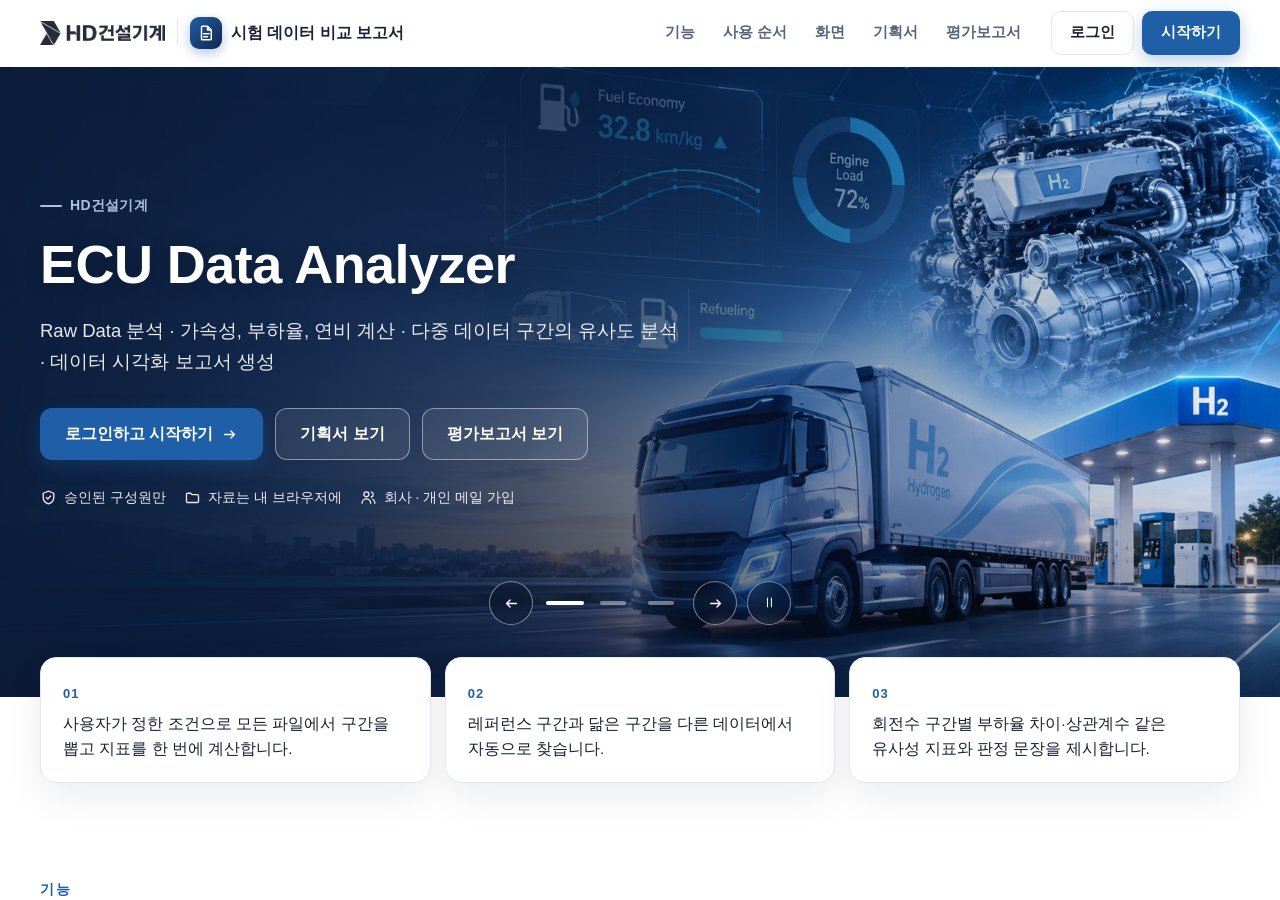
<file: index.html>
<!DOCTYPE html>
<html lang="ko">
<head>
<meta charset="UTF-8">
<meta name="viewport" content="width=device-width, initial-scale=1.0">
<title>시험 데이터 비교 보고서 — 구간 지표 · 유사 구간 · 유사성 판정</title>
<!-- seo-kit: 검색 · 공유 미리보기(주소를 옮기면 이 묶음의 주소를 내 주소로) -->
<meta name="robots" content="index,follow">
<meta property="og:type" content="website">
<meta property="og:site_name" content="HD건설기계">
<meta property="og:title" content="HD건설기계 · ECU Data Analyzer">
<meta property="og:description" content="Raw Data 분석 · 가속성, 부하율, 연비 계산 · 다중 데이터 구간의 유사도 분석 · 데이터 시각화 보고서 생성">
<meta property="og:image:type" content="image/png">
<meta property="og:image:width" content="1200">
<meta property="og:image:height" content="630">
<meta property="og:image:alt" content="ECU Data Analyzer">
<meta property="og:locale" content="ko_KR">
<meta name="twitter:card" content="summary_large_image">
<meta name="twitter:title" content="HD건설기계 · ECU Data Analyzer">
<meta name="twitter:description" content="Raw Data 분석 · 가속성, 부하율, 연비 계산 · 다중 데이터 구간의 유사도 분석 · 데이터 시각화 보고서 생성">
<!-- /seo-kit -->
<meta name="description" content="Raw Data 분석 · 가속성, 부하율, 연비 계산 · 다중 데이터 구간의 유사도 분석 · 데이터 시각화 보고서 생성">
<link rel="icon" href="favicon.svg" type="image/svg+xml">
<link rel="stylesheet" href="css/style.css">
<link rel="stylesheet" href="css/app.css">
<!-- auth-kit: 로그인 전에는 도구 화면을 감춘다(js/auth.js 가 판정 뒤 푼다) -->
<script>document.documentElement.classList.add('auth-lock')</script>
<link rel="stylesheet" href="css/auth.css?v=2026-11-13.13">
<link rel="stylesheet" href="css/board.css?v=2026-11-13.13">
<link rel="stylesheet" href="css/kit-build.css?v=2026-11-13.13">
<!-- /auth-kit -->
</head>
<body>

<nav class="topnav" aria-label="주요 메뉴">
  <div class="topnav-inner">
    <a class="topnav-brand" href="index.html">시험 데이터 비교 보고서 <small>build-2611-05 · 기획 Hyunwoo Park</small></a>
    <ul class="topnav-links">
      <li><a href="#s-data">데이터</a></li>
      <li><a href="#s-seg">구간 지표</a></li>
      <li><a href="#s-ref">유사 구간</a></li>
      <li><a href="#s-report">보고서</a></li>
      <li><a href="guide.html">사용법</a></li>
      <li><a href="plan.html">기획서</a></li>
    </ul>
  </div>
</nav>

<header class="hero"><div class="wrap">
  <div class="eyebrow">생성형 AI 업무자동화 전문가과정 · 2차수 · 프로젝트 05</div>
  <h1>시험 데이터 비교 보고서</h1>
  <p>차량 시험 raw data를 올리면 <b>지정한 조건의 구간</b>(예: 차속 0→30 km/h 가속)을 뽑아 가속 시간·평균 부하율·연비를 한 번에 계산합니다.
     레퍼런스 데이터를 하나 고르면 다른 데이터에서 <b>페달·부하율·회전수 패턴이 닮은 구간</b>을 찾아 정량 비교하고,
     <b>유사 여부를 직접 확인한 뒤</b> 그래프가 들어간 보고서를 만듭니다.</p>
</div></header>

<main><div class="wrap">

<section id="s-data" class="card">
  <h2 style="margin-top:0">1. 시험 데이터를 올리세요</h2>
  <p class="sub">CSV 또는 엑셀(.xlsx) 여러 개. 한 파일 = 한 번의 시험입니다. 열 이름이 달라도 아래 매핑 표에서 고를 수 있습니다.</p>
  <label class="drop" id="drop">
    <input type="file" id="file" accept=".csv,.txt,.xlsx,.xls" multiple>
    <b>파일을 끌어다 놓거나 눌러서 고르세요(여러 개 가능)</b>
    <span>파일은 서버로 올라가지 않습니다 · 브라우저 안에서만 계산합니다</span>
  </label>
  <div class="btnrow">
    <button class="btn primary" id="btn-sample">예제로 해보기</button>
    <button class="btn" id="btn-template">빈 양식(CSV) 내려받기</button>
    <button class="btn" id="btn-sample-dl">예제 파일 내려받기</button>
    <label class="inline">연료유량 단위
      <select id="fuel-unit"><option value="kg/h">kg/h (수소)</option><option value="g/s">g/s → kg/h</option><option value="L/h">L/h</option></select></label>
  </div>
  <div id="files"></div>
</section>

<section id="s-seg" class="card" hidden>
  <h2 style="margin-top:0">2. 구간 조건과 지표</h2>
  <p class="sub">조건을 바꾸면 모든 파일에서 구간을 다시 뽑습니다. 구간 시작·끝은 샘플 사이를 직선 보간한 시각입니다.</p>
  <div class="form">
    <label>조건 종류
      <select id="c-type"><option value="speed">차속 구간(가속·감속)</option><option value="cond">채널 조건 지속</option></select></label>
    <label class="f-speed">시작 차속(km/h) <input type="number" id="c-from" value="0" step="1"></label>
    <label class="f-speed">끝 차속(km/h) <input type="number" id="c-to" value="30" step="1"></label>
    <label class="f-speed">출발 판정(km/h) <input type="number" id="c-eps" value="0.5" step="0.1" min="0"></label>
    <label class="f-cond">채널 <select id="c-ch"><option value="pedal">페달</option><option value="load">부하율</option><option value="rpm">엔진회전수</option><option value="speed">차속</option></select></label>
    <label class="f-cond">비교 <select id="c-op"><option>&gt;=</option><option>&lt;=</option><option>&gt;</option><option>&lt;</option></select></label>
    <label class="f-cond">값 <input type="number" id="c-val" value="60"></label>
    <label class="f-cond">최소 지속(초) <input type="number" id="c-min" value="1" step="0.5" min="0"></label>
  </div>
  <div id="seg-sum"></div>
  <div class="tablewrap" id="seg-table"></div>
  <h3>파일별 차속과 뽑힌 구간</h3>
  <div class="ctrl"><label>파일 <select id="ov-file"></select></label></div>
  <div id="overview" class="chart"></div>
</section>

<section id="s-ref" class="card" hidden>
  <h2 style="margin-top:0">3. 레퍼런스와 닮은 구간 찾기</h2>
  <p class="sub">레퍼런스 구간의 페달·부하율·회전수 모양을 다른 파일 전체에 0.1초씩 밀어 대며 가장 가까운 창을 찾습니다.
     채널마다 레퍼런스 구간의 최소~최대로 정규화한 뒤 거리를 잽니다.</p>
  <div class="form">
    <label>레퍼런스 파일 <select id="r-file"></select></label>
    <label>레퍼런스 구간 <select id="r-seg"></select></label>
    <label>시작(s) <input type="number" id="r-t0" step="0.1"></label>
    <label>끝(s) <input type="number" id="r-t1" step="0.1"></label>
    <fieldset class="wide chans"><legend>비교 채널</legend>
      <label class="chk"><input type="checkbox" value="pedal" checked> 페달</label>
      <label class="chk"><input type="checkbox" value="load" checked> 부하율</label>
      <label class="chk"><input type="checkbox" value="rpm" checked> 엔진회전수</label>
      <label class="chk"><input type="checkbox" value="speed"> 차속</label>
    </fieldset>
    <label>부하율 허용 차이(±%p) <input type="number" id="o-tol" value="5" step="0.5" min="0"></label>
    <label>상관계수 최소 <input type="number" id="o-r" value="0.9" step="0.01" min="0" max="1"></label>
    <label>회전수 구간 겹침 최소 <input type="number" id="o-cov" value="0.8" step="0.05" min="0" max="1"></label>
    <label>회전수 구간 폭(rpm) <input type="number" id="o-bin" value="200" step="50" min="50"></label>
    <button class="btn primary" id="btn-search">유사 구간 찾기</button>
  </div>
  <div id="cmp"></div>
</section>

<section id="s-report" class="card" hidden>
  <h2 style="margin-top:0">4. 보고서</h2>
  <p class="sub noprint">모든 비교에서 「유사함」 또는 「유사하지 않음」을 고른 뒤에만 보고서를 만듭니다. 자동 판정은 참고 값입니다.</p>
  <div id="gate" class="noprint"></div>
  <div class="btnrow noprint">
    <button class="btn primary" id="btn-report" disabled>보고서 만들기</button>
    <button class="btn green" id="btn-xlsx" disabled>엑셀로 내보내기</button>
    <button class="btn" id="btn-print" disabled>인쇄 · PDF 저장</button>
  </div>
  <details class="ai noprint">
    <summary>AI 소견 초안(선택 · 키가 없어도 보고서는 만들어집니다)</summary>
    <div class="form">
      <label>제공자 <select id="ai-prov"><option value="anthropic">Anthropic (claude-haiku-5-5)</option><option value="openai">OpenAI (gpt-4o-mini)</option></select></label>
      <label class="wide">API 키 <input type="password" id="ai-key" autocomplete="off" placeholder="키는 이 브라우저에만 저장됩니다"></label>
      <button class="btn" id="btn-ai" disabled>AI 소견 초안 받기</button>
    </div>
    <p class="sub">보내는 내용은 판정 문장과 요약 수치뿐입니다. 원본 시험 데이터는 보내지 않습니다. 키는 이 브라우저(localStorage)에만 저장됩니다.</p>
  </details>
  <div id="report"></div>
</section>

</div></main>

<footer><div class="wrap">
  생성형 AI 업무자동화 전문가과정 2차수 · 프로젝트 05 · 기획 Hyunwoo Park ·
  예제 데이터는 실제 사내 데이터가 아닙니다.
</div></footer>

<script src="lib/xlsx.full.min.js"></script>
<script src="js/engine.js"></script>
<script src="js/app.js"></script>
<!-- auth-kit: 로그인 · 사용 신청 · 승인 · 게시판(키트 정본 data10-00/kit/auth, 적용 build-2611-00/tools/kit) -->
<script src="vendor/supabase.js?v=2026-11-13.13"></script>
<script src="js/auth-config.js?v=2026-11-13.13"></script>
<script src="js/kit-build.js?v=2026-11-13.13"></script>
<script src="js/board.js?v=2026-11-13.13"></script>
<script src="js/auth.js?v=2026-11-13.13"></script>
<!-- /auth-kit -->
</body>
</html>
</file>
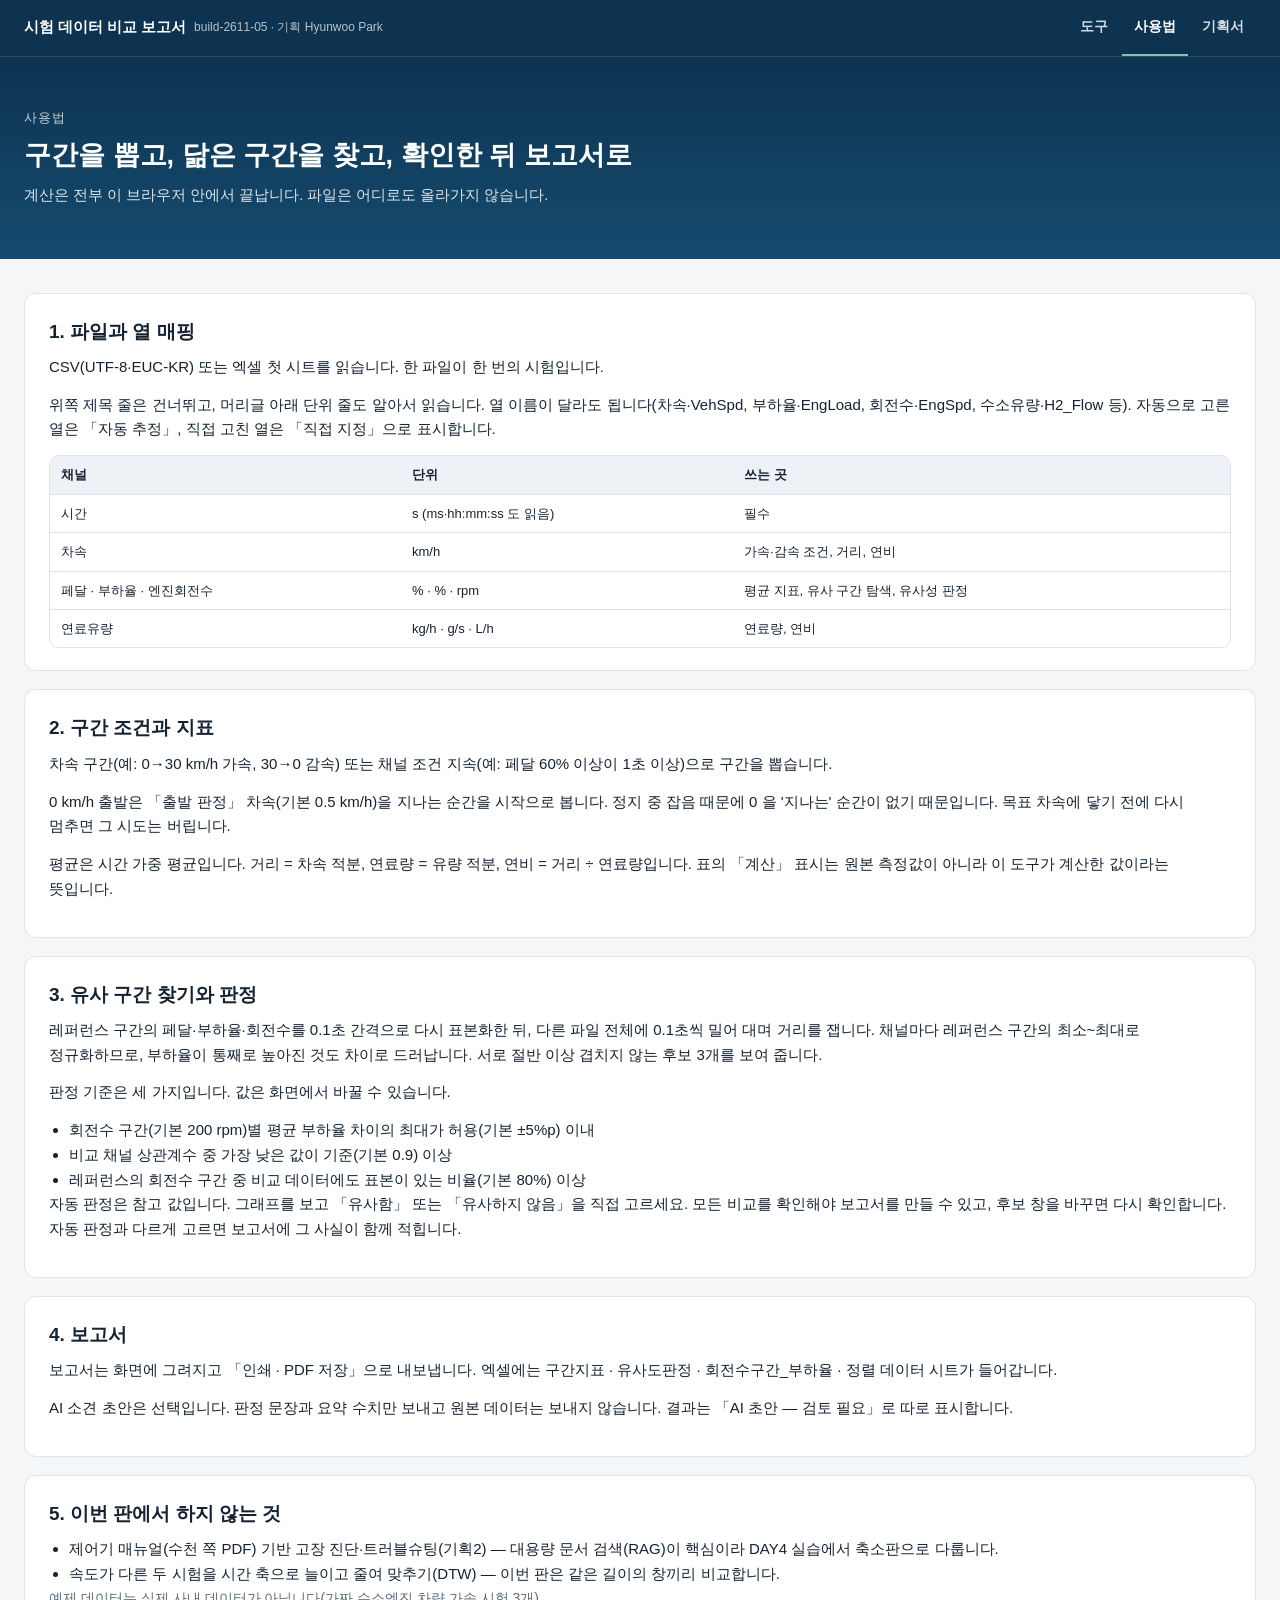
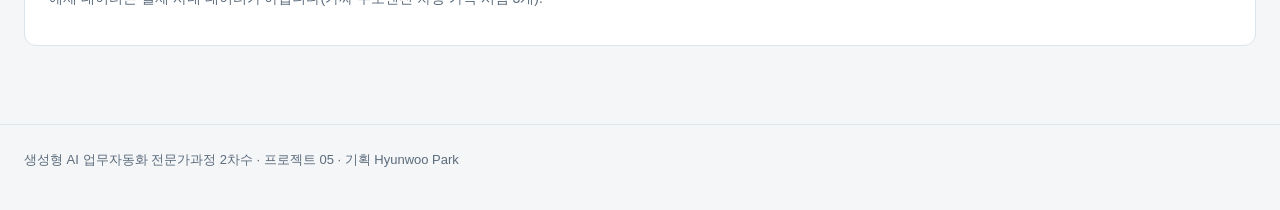
<file: guide.html>
<!DOCTYPE html>
<html lang="ko">
<head>
<meta charset="UTF-8">
<meta name="viewport" content="width=device-width, initial-scale=1.0">
<title>사용법 — 시험 데이터 비교 보고서</title>
<!-- seo-kit: 검색 · 공유 미리보기(주소를 옮기면 이 묶음의 주소를 내 주소로) -->
<meta name="robots" content="index,follow">
<meta property="og:type" content="website">
<meta property="og:site_name" content="HD건설기계">
<meta property="og:title" content="사용법 — 시험 데이터 비교 보고서">
<meta property="og:description" content="차량 시험 raw data(CSV·엑셀)를 올리면 조건 구간(예: 차속 0→30 km/h 가속)의 가속 시간·평균 부하율·연비를 한 번에 계산하고, 레퍼런스와 페달·부하율·회전수 패턴이 닮은 구간을 찾아 유사성 지표로 비교한 뒤, 사용자가 유사 여부를 확인하면 그래프가 들어간 보고서(인">
<meta property="og:image:type" content="image/png">
<meta property="og:image:width" content="1200">
<meta property="og:image:height" content="630">
<meta property="og:image:alt" content="ECU Data Analyzer">
<meta property="og:locale" content="ko_KR">
<meta name="twitter:card" content="summary_large_image">
<meta name="twitter:title" content="사용법 — 시험 데이터 비교 보고서">
<meta name="twitter:description" content="차량 시험 raw data(CSV·엑셀)를 올리면 조건 구간(예: 차속 0→30 km/h 가속)의 가속 시간·평균 부하율·연비를 한 번에 계산하고, 레퍼런스와 페달·부하율·회전수 패턴이 닮은 구간을 찾아 유사성 지표로 비교한 뒤, 사용자가 유사 여부를 확인하면 그래프가 들어간 보고서(인">
<!-- /seo-kit -->
<link rel="icon" href="favicon.svg" type="image/svg+xml">
<link rel="stylesheet" href="css/style.css">
<link rel="stylesheet" href="css/app.css">
</head>
<body>
<nav class="topnav" aria-label="주요 메뉴">
  <div class="topnav-inner">
    <a class="topnav-brand" href="index.html">시험 데이터 비교 보고서 <small>build-2611-05 · 기획 Hyunwoo Park</small></a>
    <ul class="topnav-links">
      <li><a href="index.html">도구</a></li>
      <li><a href="guide.html" class="active" aria-current="page">사용법</a></li>
      <li><a href="plan.html">기획서</a></li>
    </ul>
  </div>
</nav>
<header class="hero"><div class="wrap">
  <div class="eyebrow">사용법</div>
  <h1>구간을 뽑고, 닮은 구간을 찾고, 확인한 뒤 보고서로</h1>
  <p>계산은 전부 이 브라우저 안에서 끝납니다. 파일은 어디로도 올라가지 않습니다.</p>
</div></header>
<main><div class="wrap">
<div class="card">
  <h2 style="margin-top:0">1. 파일과 열 매핑</h2>
  <p>CSV(UTF-8·EUC-KR) 또는 엑셀 첫 시트를 읽습니다. 한 파일이 한 번의 시험입니다.</p>
  <p>위쪽 제목 줄은 건너뛰고, 머리글 아래 단위 줄도 알아서 읽습니다.
  열 이름이 달라도 됩니다(차속·VehSpd, 부하율·EngLoad, 회전수·EngSpd, 수소유량·H2_Flow 등).
  자동으로 고른 열은 「자동 추정」, 직접 고친 열은 「직접 지정」으로 표시합니다.</p>
  <div class="tablewrap"><table>
    <thead><tr><th>채널</th><th>단위</th><th>쓰는 곳</th></tr></thead>
    <tbody>
      <tr><td>시간</td><td>s (ms·hh:mm:ss 도 읽음)</td><td>필수</td></tr>
      <tr><td>차속</td><td>km/h</td><td>가속·감속 조건, 거리, 연비</td></tr>
      <tr><td>페달 · 부하율 · 엔진회전수</td><td>% · % · rpm</td><td>평균 지표, 유사 구간 탐색, 유사성 판정</td></tr>
      <tr><td>연료유량</td><td>kg/h · g/s · L/h</td><td>연료량, 연비</td></tr>
    </tbody>
  </table></div>
</div>
<div class="card">
  <h2 style="margin-top:0">2. 구간 조건과 지표</h2>
  <p>차속 구간(예: 0→30 km/h 가속, 30→0 감속) 또는 채널 조건 지속(예: 페달 60% 이상이 1초 이상)으로 구간을 뽑습니다.</p>
  <p>0 km/h 출발은 「출발 판정」 차속(기본 0.5 km/h)을 지나는 순간을 시작으로 봅니다. 정지 중 잡음 때문에 0 을 '지나는' 순간이 없기 때문입니다.
  목표 차속에 닿기 전에 다시 멈추면 그 시도는 버립니다.</p>
  <p>평균은 시간 가중 평균입니다. 거리 = 차속 적분, 연료량 = 유량 적분, 연비 = 거리 ÷ 연료량입니다.
  표의 「계산」 표시는 원본 측정값이 아니라 이 도구가 계산한 값이라는 뜻입니다.</p>
</div>
<div class="card">
  <h2 style="margin-top:0">3. 유사 구간 찾기와 판정</h2>
  <p>레퍼런스 구간의 페달·부하율·회전수를 0.1초 간격으로 다시 표본화한 뒤, 다른 파일 전체에 0.1초씩 밀어 대며 거리를 잽니다.
  채널마다 레퍼런스 구간의 최소~최대로 정규화하므로, 부하율이 통째로 높아진 것도 차이로 드러납니다.
  서로 절반 이상 겹치지 않는 후보 3개를 보여 줍니다.</p>
  <p>판정 기준은 세 가지입니다. 값은 화면에서 바꿀 수 있습니다.</p>
  <ul style="margin-left:20px">
    <li>회전수 구간(기본 200 rpm)별 평균 부하율 차이의 최대가 허용(기본 ±5%p) 이내</li>
    <li>비교 채널 상관계수 중 가장 낮은 값이 기준(기본 0.9) 이상</li>
    <li>레퍼런스의 회전수 구간 중 비교 데이터에도 표본이 있는 비율(기본 80%) 이상</li>
  </ul>
  <p>자동 판정은 참고 값입니다. 그래프를 보고 「유사함」 또는 「유사하지 않음」을 직접 고르세요.
  모든 비교를 확인해야 보고서를 만들 수 있고, 후보 창을 바꾸면 다시 확인합니다.
  자동 판정과 다르게 고르면 보고서에 그 사실이 함께 적힙니다.</p>
</div>
<div class="card">
  <h2 style="margin-top:0">4. 보고서</h2>
  <p>보고서는 화면에 그려지고 「인쇄 · PDF 저장」으로 내보냅니다. 엑셀에는 구간지표 · 유사도판정 · 회전수구간_부하율 · 정렬 데이터 시트가 들어갑니다.</p>
  <p>AI 소견 초안은 선택입니다. 판정 문장과 요약 수치만 보내고 원본 데이터는 보내지 않습니다. 결과는 「AI 초안 — 검토 필요」로 따로 표시합니다.</p>
</div>
<div class="card">
  <h2 style="margin-top:0">5. 이번 판에서 하지 않는 것</h2>
  <ul style="margin-left:20px">
    <li>제어기 매뉴얼(수천 쪽 PDF) 기반 고장 진단·트러블슈팅(기획2) — 대용량 문서 검색(RAG)이 핵심이라 DAY4 실습에서 축소판으로 다룹니다.</li>
    <li>속도가 다른 두 시험을 시간 축으로 늘이고 줄여 맞추기(DTW) — 이번 판은 같은 길이의 창끼리 비교합니다.</li>
  </ul>
  <p class="sub">예제 데이터는 실제 사내 데이터가 아닙니다(가짜 수소엔진 차량 가속 시험 3개).</p>
</div>
</div></main>
<footer><div class="wrap">생성형 AI 업무자동화 전문가과정 2차수 · 프로젝트 05 · 기획 Hyunwoo Park</div></footer>
</body>
</html>
</file>
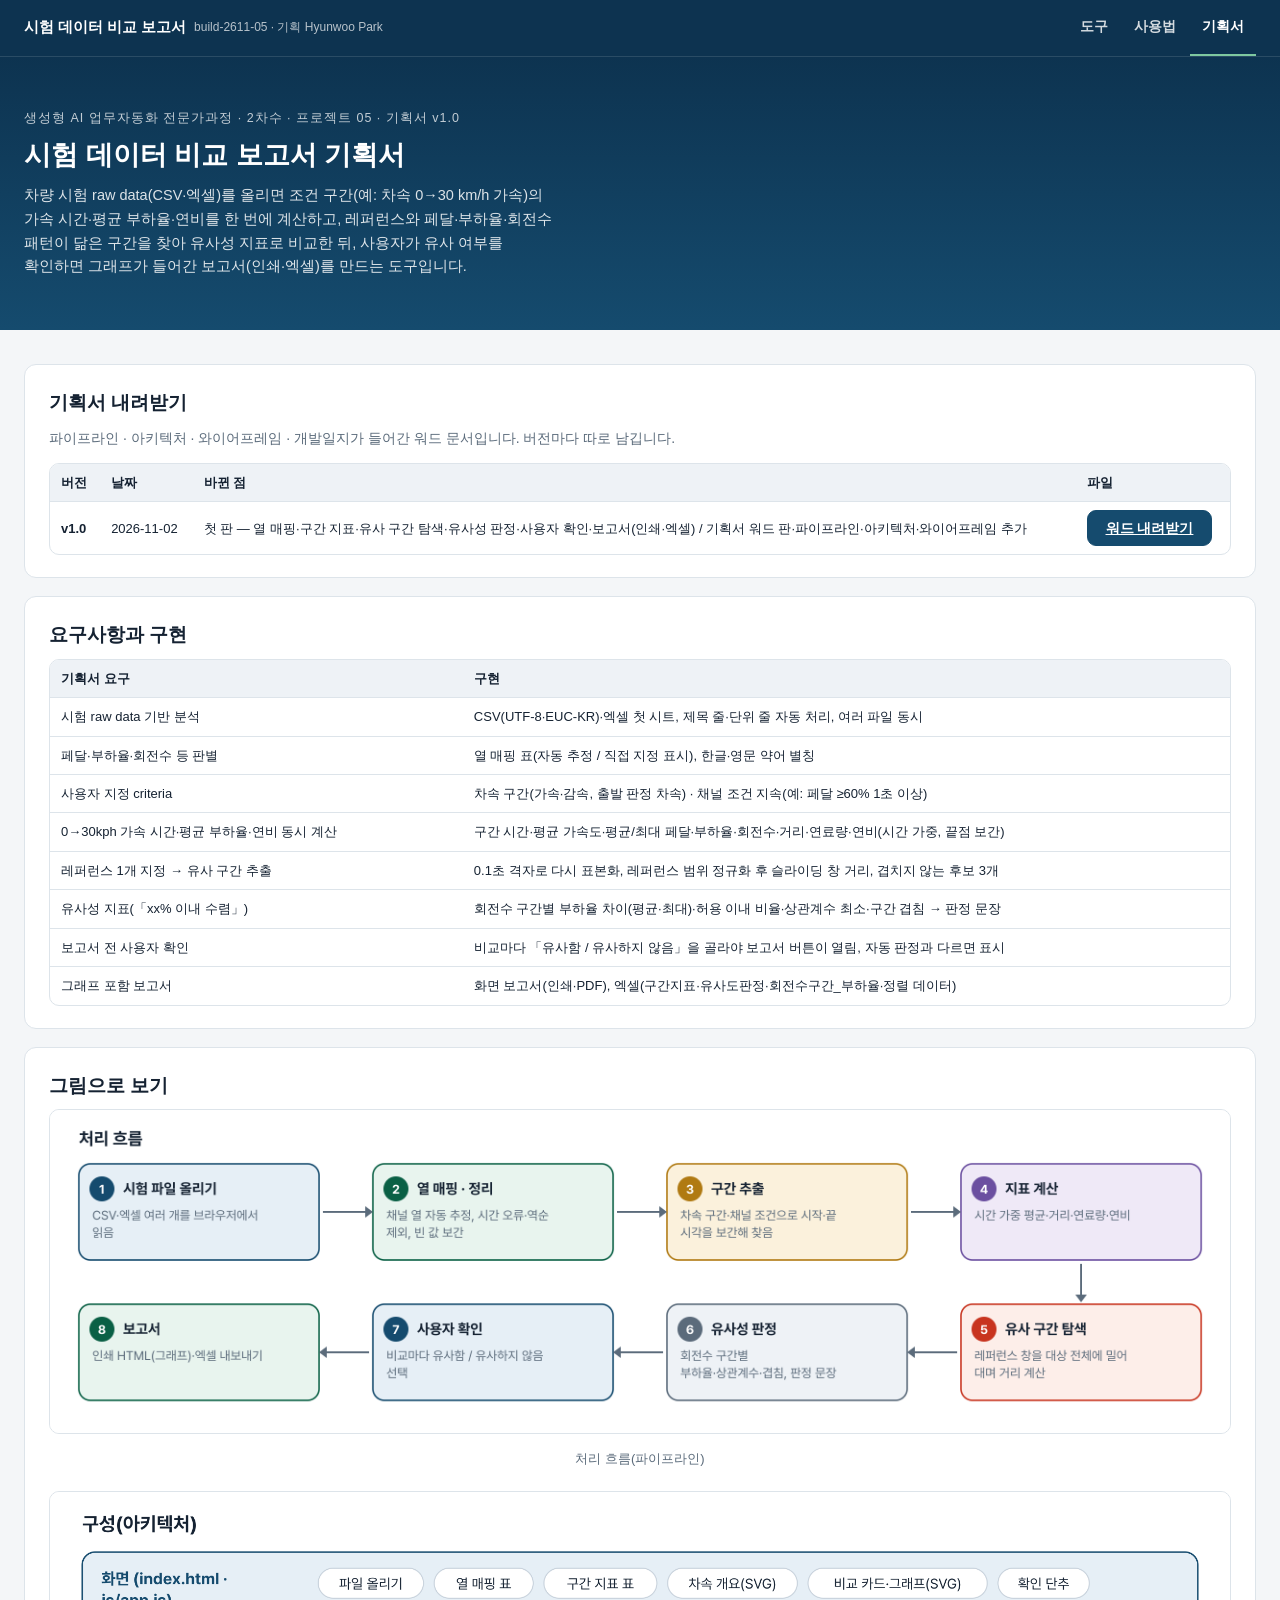
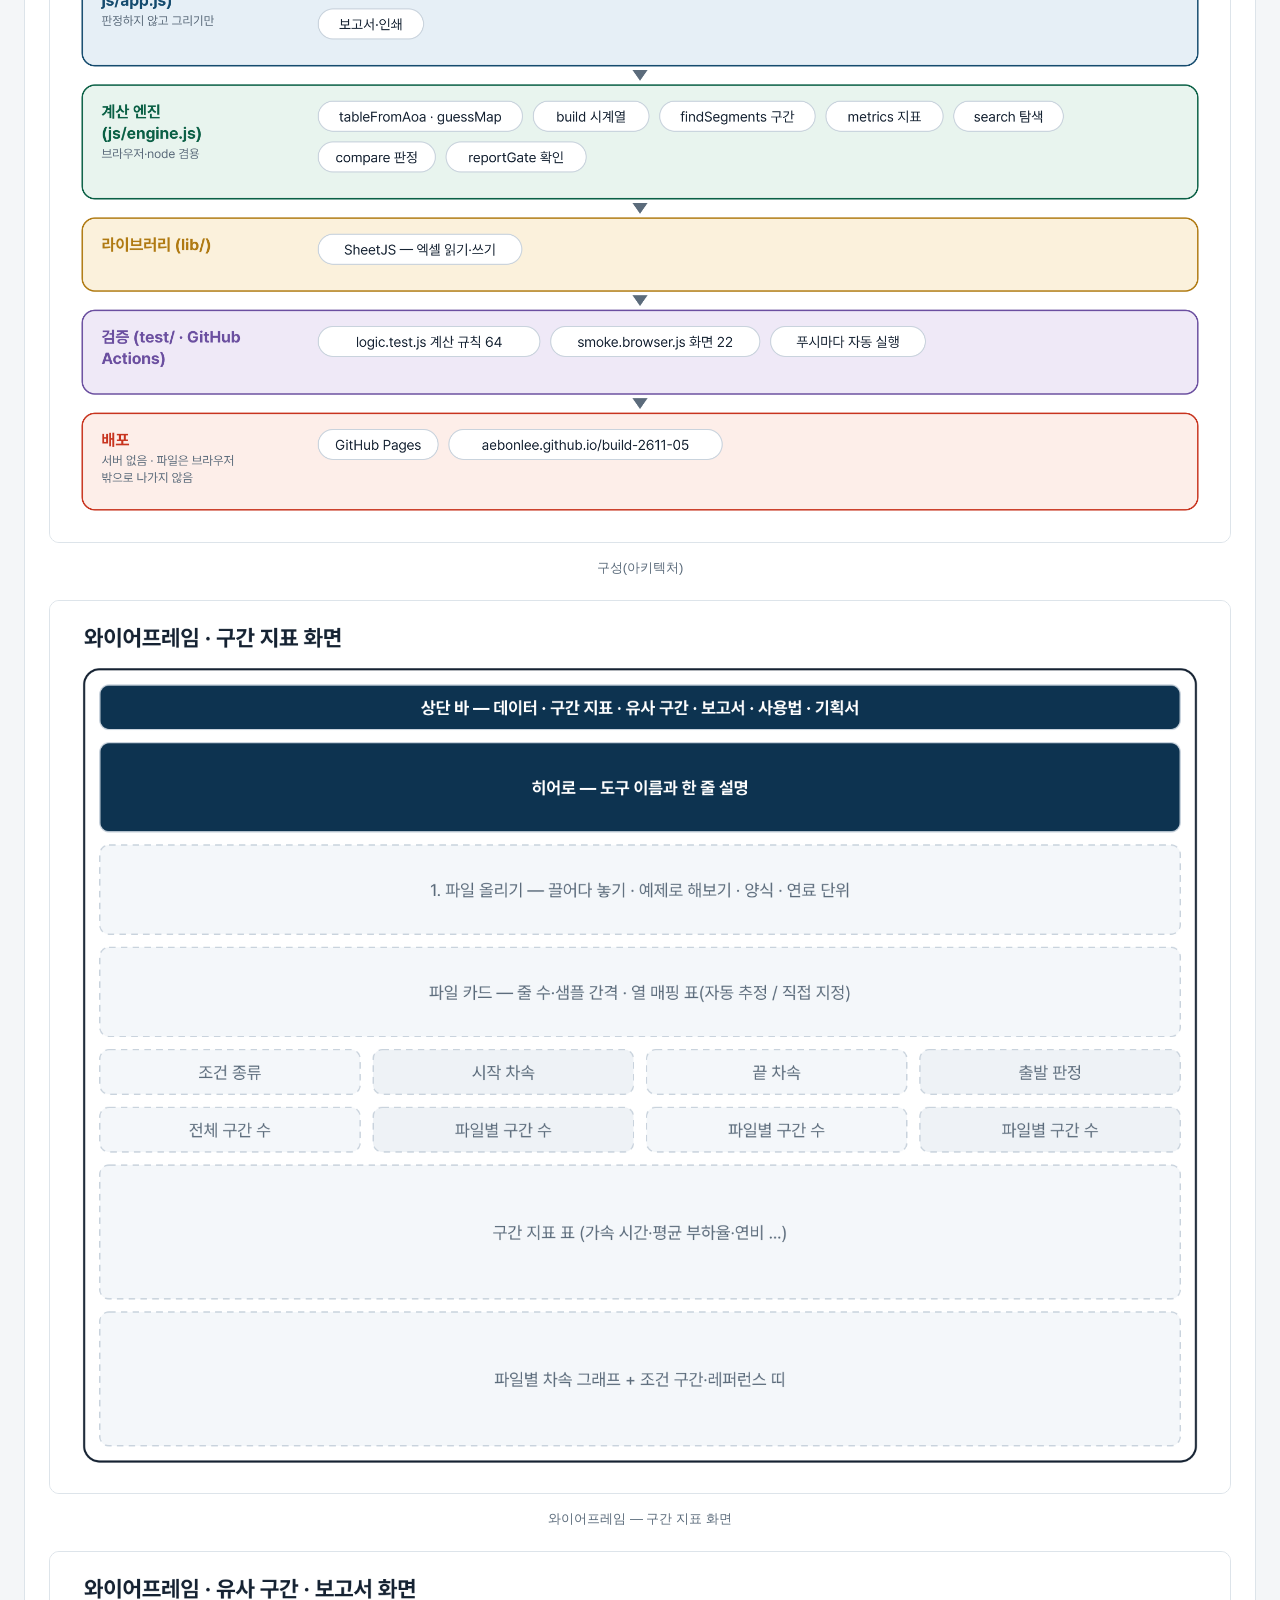
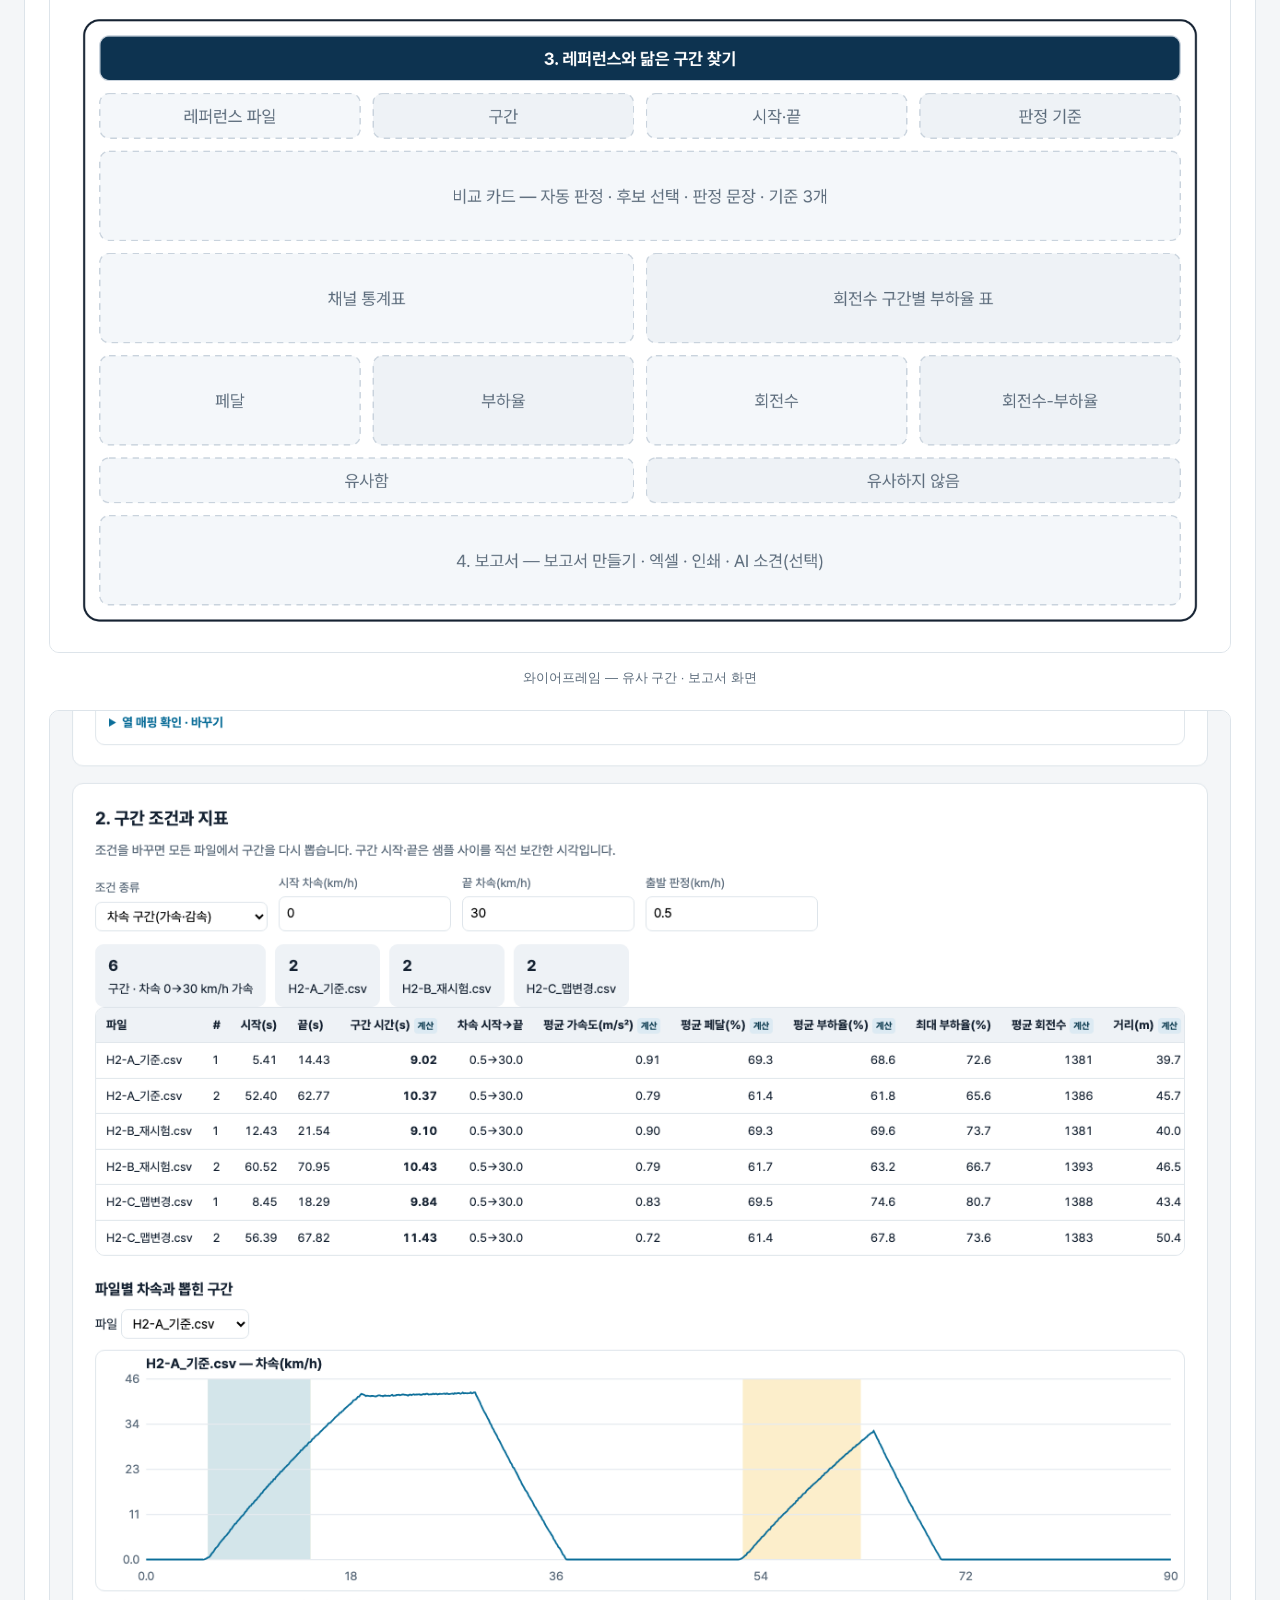
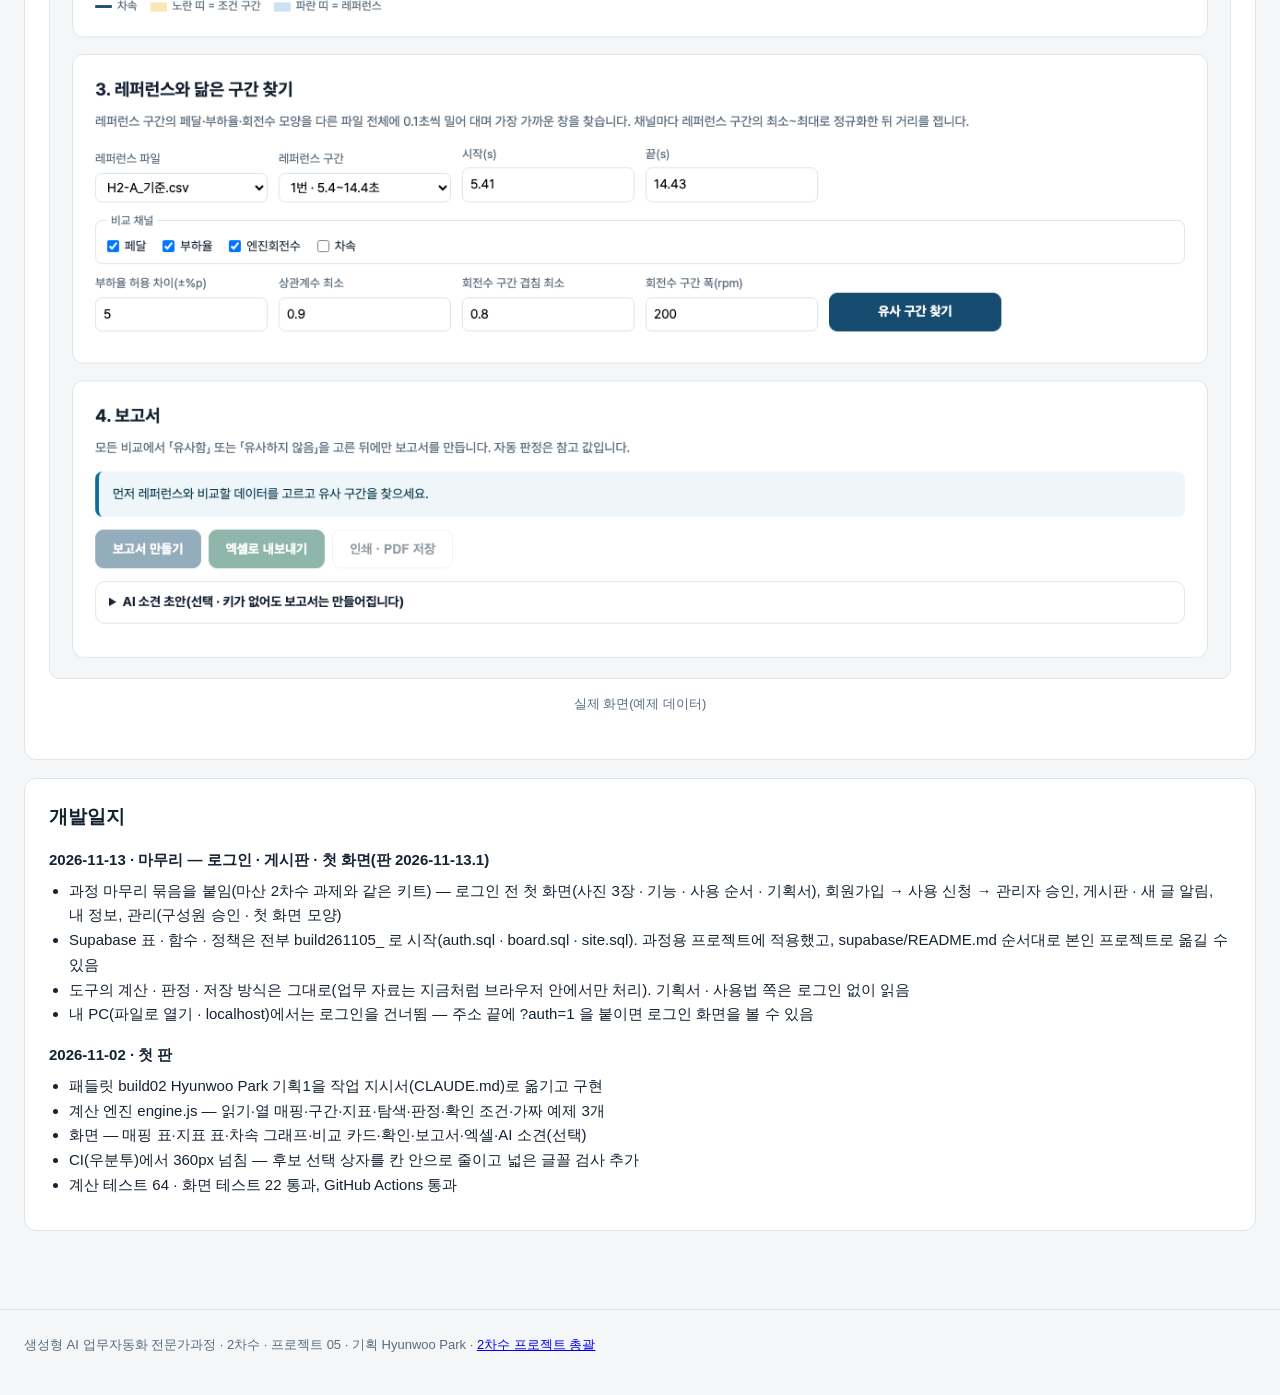
<file: plan.html>
<!DOCTYPE html>
<html lang="ko">
<head>
<meta charset="UTF-8">
<meta name="viewport" content="width=device-width, initial-scale=1.0">
<title>기획서 — 시험 데이터 비교 보고서</title>
<!-- seo-kit: 검색 · 공유 미리보기(주소를 옮기면 이 묶음의 주소를 내 주소로) -->
<meta name="robots" content="index,follow">
<meta property="og:type" content="website">
<meta property="og:site_name" content="HD건설기계">
<meta property="og:title" content="기획서 — 시험 데이터 비교 보고서">
<meta property="og:description" content="차량 시험 raw data(CSV·엑셀)를 올리면 조건 구간(예: 차속 0→30 km/h 가속)의 가속 시간·평균 부하율·연비를 한 번에 계산하고, 레퍼런스와 페달·부하율·회전수 패턴이 닮은 구간을 찾아 유사성 지표로 비교한 뒤, 사용자가 유사 여부를 확인하면 그래프가 들어간 보고서(인">
<meta property="og:image:type" content="image/png">
<meta property="og:image:width" content="1200">
<meta property="og:image:height" content="630">
<meta property="og:image:alt" content="ECU Data Analyzer">
<meta property="og:locale" content="ko_KR">
<meta name="twitter:card" content="summary_large_image">
<meta name="twitter:title" content="기획서 — 시험 데이터 비교 보고서">
<meta name="twitter:description" content="차량 시험 raw data(CSV·엑셀)를 올리면 조건 구간(예: 차속 0→30 km/h 가속)의 가속 시간·평균 부하율·연비를 한 번에 계산하고, 레퍼런스와 페달·부하율·회전수 패턴이 닮은 구간을 찾아 유사성 지표로 비교한 뒤, 사용자가 유사 여부를 확인하면 그래프가 들어간 보고서(인">
<!-- /seo-kit -->
<link rel="icon" href="favicon.svg" type="image/svg+xml">
<link rel="stylesheet" href="css/style.css">
<style>
.plan-figs figure{margin:0 0 22px;} .plan-figs img{width:100%;height:auto;border:1px solid var(--line);border-radius:10px;background:#fff;}
.plan-figs figcaption{font-size:13px;color:var(--sub);text-align:center;margin-top:6px;}
.plan td{white-space:normal;} .plan td .btn{min-height:36px;white-space:nowrap;}
h3{font-size:15px;margin:16px 0 6px;} main ul{margin:0 0 10px 20px;}
</style>
</head>
<body>
<nav class="topnav" aria-label="주요 메뉴">
  <div class="topnav-inner">
    <a class="topnav-brand" href="index.html">시험 데이터 비교 보고서 <small>build-2611-05 · 기획 Hyunwoo Park</small></a>
    <ul class="topnav-links">
      <li><a href="index.html">도구</a></li>
      <li><a href="guide.html">사용법</a></li>
      <li><a href="plan.html" class="active" aria-current="page">기획서</a></li>
    </ul>
  </div>
</nav>
<header class="hero"><div class="wrap">
  <div class="eyebrow">생성형 AI 업무자동화 전문가과정 · 2차수 · 프로젝트 05 · 기획서 v1.0</div>
  <h1>시험 데이터 비교 보고서 기획서</h1>
  <p>차량 시험 raw data(CSV·엑셀)를 올리면 조건 구간(예: 차속 0→30 km/h 가속)의 가속 시간·평균 부하율·연비를 한 번에 계산하고, 레퍼런스와 페달·부하율·회전수 패턴이 닮은 구간을 찾아 유사성 지표로 비교한 뒤, 사용자가 유사 여부를 확인하면 그래프가 들어간 보고서(인쇄·엑셀)를 만드는 도구입니다.</p>
</div></header>
<main><div class="wrap">
<div class="card">
  <h2 style="margin-top:0">기획서 내려받기</h2>
  <p class="sub">파이프라인 · 아키텍처 · 와이어프레임 · 개발일지가 들어간 워드 문서입니다. 버전마다 따로 남깁니다.</p>
  <div class="tablewrap plan"><table><thead><tr><th>버전</th><th>날짜</th><th>바뀐 점</th><th>파일</th></tr></thead><tbody><tr><td><b>v1.0</b></td><td>2026-11-02</td><td>첫 판 — 열 매핑·구간 지표·유사 구간 탐색·유사성 판정·사용자 확인·보고서(인쇄·엑셀) / 기획서 워드 판·파이프라인·아키텍처·와이어프레임 추가</td><td><a class="btn primary" href="docs/기획서/build-2611-05_HyunwooPark_시험데이터비교보고서_기획서_v1.0.docx" download>워드 내려받기</a></td></tr></tbody></table></div>
</div>
<div class="card plan">
  <h2 style="margin-top:0">요구사항과 구현</h2>
  <div class="tablewrap"><table><thead><tr><th>기획서 요구</th><th>구현</th></tr></thead><tbody><tr><td>시험 raw data 기반 분석</td><td>CSV(UTF-8·EUC-KR)·엑셀 첫 시트, 제목 줄·단위 줄 자동 처리, 여러 파일 동시</td></tr><tr><td>페달·부하율·회전수 등 판별</td><td>열 매핑 표(자동 추정 / 직접 지정 표시), 한글·영문 약어 별칭</td></tr><tr><td>사용자 지정 criteria</td><td>차속 구간(가속·감속, 출발 판정 차속) · 채널 조건 지속(예: 페달 ≥60% 1초 이상)</td></tr><tr><td>0→30kph 가속 시간·평균 부하율·연비 동시 계산</td><td>구간 시간·평균 가속도·평균/최대 페달·부하율·회전수·거리·연료량·연비(시간 가중, 끝점 보간)</td></tr><tr><td>레퍼런스 1개 지정 → 유사 구간 추출</td><td>0.1초 격자로 다시 표본화, 레퍼런스 범위 정규화 후 슬라이딩 창 거리, 겹치지 않는 후보 3개</td></tr><tr><td>유사성 지표(「xx% 이내 수렴」)</td><td>회전수 구간별 부하율 차이(평균·최대)·허용 이내 비율·상관계수 최소·구간 겹침 → 판정 문장</td></tr><tr><td>보고서 전 사용자 확인</td><td>비교마다 「유사함 / 유사하지 않음」을 골라야 보고서 버튼이 열림, 자동 판정과 다르면 표시</td></tr><tr><td>그래프 포함 보고서</td><td>화면 보고서(인쇄·PDF), 엑셀(구간지표·유사도판정·회전수구간_부하율·정렬 데이터)</td></tr></tbody></table></div>
</div>
<div class="card plan-figs"><h2 style="margin-top:0">그림으로 보기</h2><figure><img src="docs/img/pipeline.png" alt="처리 흐름(파이프라인)" loading="lazy"><figcaption>처리 흐름(파이프라인)</figcaption></figure><figure><img src="docs/img/architecture.png" alt="구성(아키텍처)" loading="lazy"><figcaption>구성(아키텍처)</figcaption></figure><figure><img src="docs/img/wireframe-1.png" alt="와이어프레임 — 구간 지표 화면" loading="lazy"><figcaption>와이어프레임 — 구간 지표 화면</figcaption></figure><figure><img src="docs/img/wireframe-2.png" alt="와이어프레임 — 유사 구간 · 보고서 화면" loading="lazy"><figcaption>와이어프레임 — 유사 구간 · 보고서 화면</figcaption></figure><figure><img src="docs/img/screen.png" alt="실제 화면(예제 데이터)" loading="lazy"><figcaption>실제 화면(예제 데이터)</figcaption></figure></div>
<div class="card"><h2 style="margin-top:0">개발일지</h2><h3>2026-11-13 · 마무리 — 로그인 · 게시판 · 첫 화면(판 2026-11-13.1)</h3><ul><li>과정 마무리 묶음을 붙임(마산 2차수 과제와 같은 키트) — 로그인 전 첫 화면(사진 3장 · 기능 · 사용 순서 · 기획서), 회원가입 → 사용 신청 → 관리자 승인, 게시판 · 새 글 알림, 내 정보, 관리(구성원 승인 · 첫 화면 모양)</li><li>Supabase 표 · 함수 · 정책은 전부 build261105_ 로 시작(auth.sql · board.sql · site.sql). 과정용 프로젝트에 적용했고, supabase/README.md 순서대로 본인 프로젝트로 옮길 수 있음</li><li>도구의 계산 · 판정 · 저장 방식은 그대로(업무 자료는 지금처럼 브라우저 안에서만 처리). 기획서 · 사용법 쪽은 로그인 없이 읽음</li><li>내 PC(파일로 열기 · localhost)에서는 로그인을 건너뜀 — 주소 끝에 ?auth=1 을 붙이면 로그인 화면을 볼 수 있음</li></ul><h3>2026-11-02 · 첫 판</h3><ul><li>패들릿 build02 Hyunwoo Park 기획1을 작업 지시서(CLAUDE.md)로 옮기고 구현</li><li>계산 엔진 engine.js — 읽기·열 매핑·구간·지표·탐색·판정·확인 조건·가짜 예제 3개</li><li>화면 — 매핑 표·지표 표·차속 그래프·비교 카드·확인·보고서·엑셀·AI 소견(선택)</li><li>CI(우분투)에서 360px 넘침 — 후보 선택 상자를 칸 안으로 줄이고 넓은 글꼴 검사 추가</li><li>계산 테스트 64 · 화면 테스트 22 통과, GitHub Actions 통과</li></ul></div>
</div></main>
<footer><div class="wrap">생성형 AI 업무자동화 전문가과정 · 2차수 · 프로젝트 05 · 기획 Hyunwoo Park · <a href="https://build-2611-00.jobability.co.kr/">2차수 프로젝트 총괄</a></div></footer>
</body>
</html>
</file>
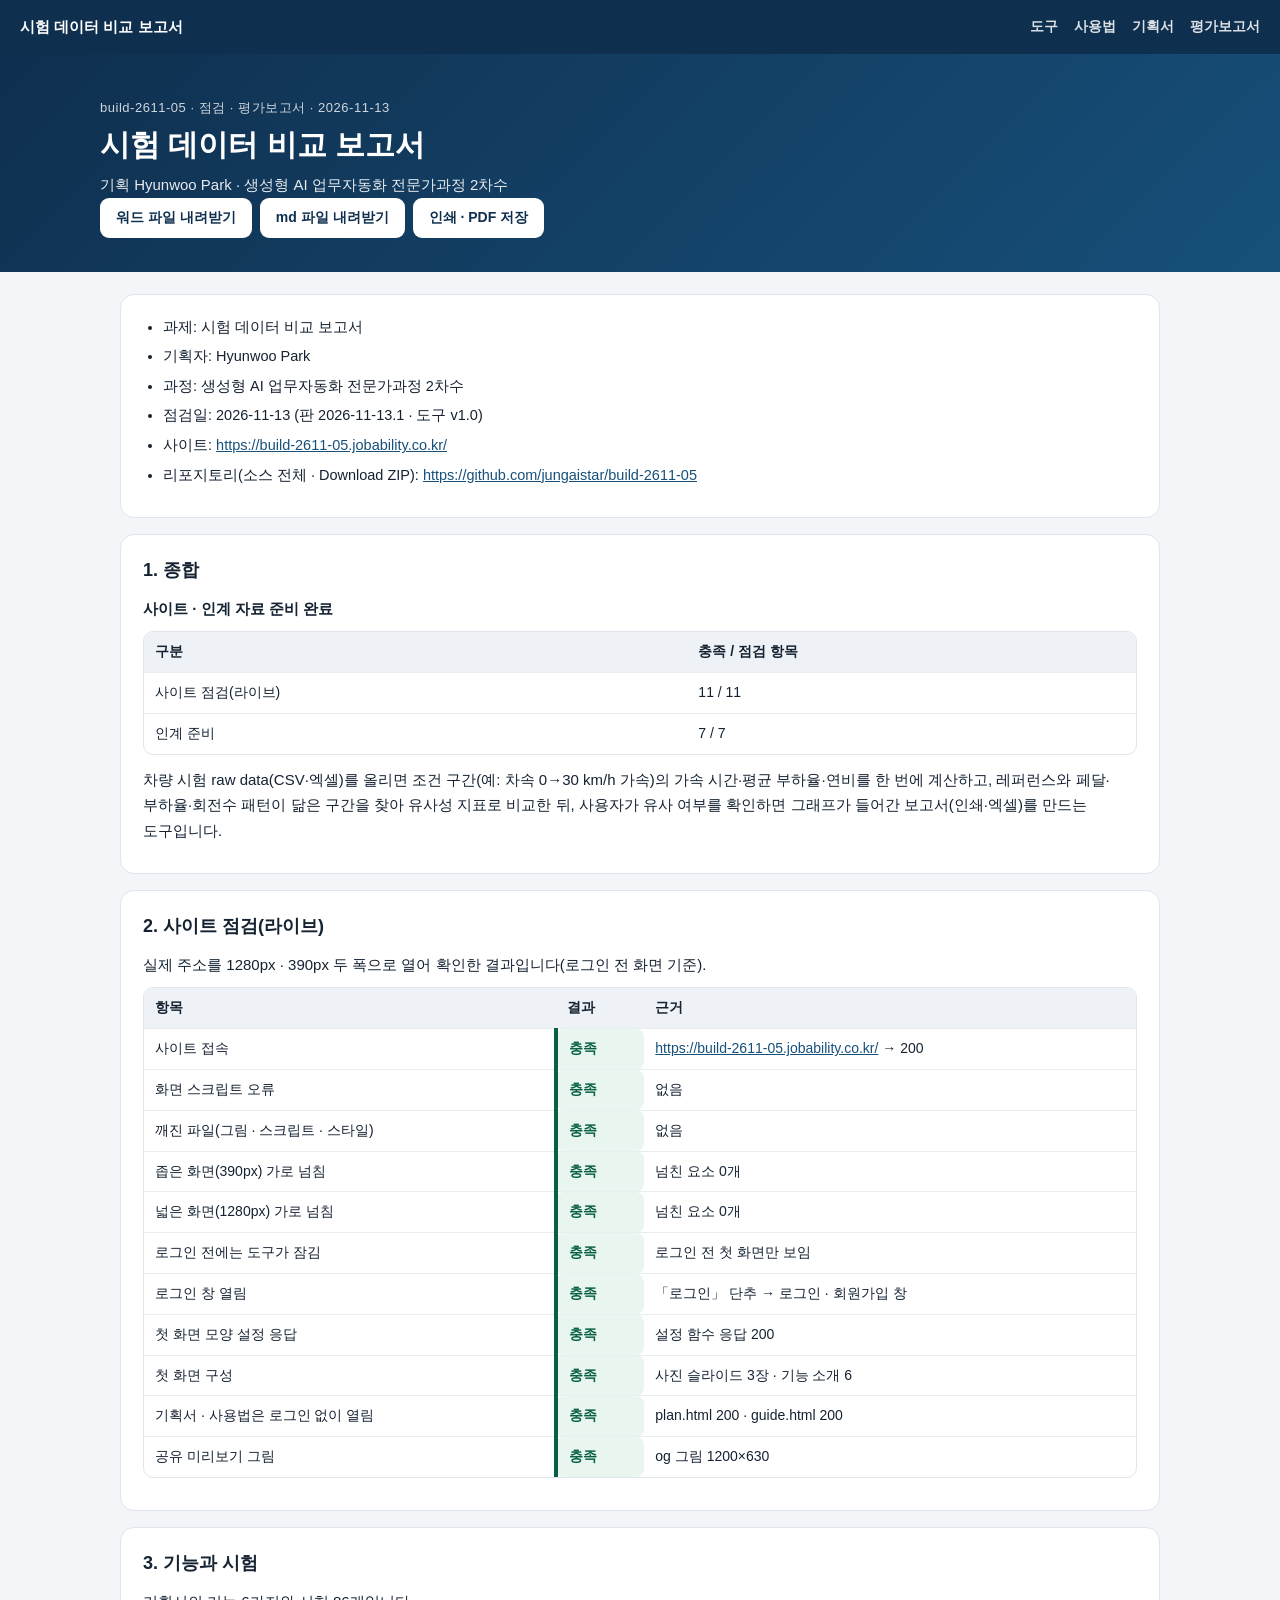
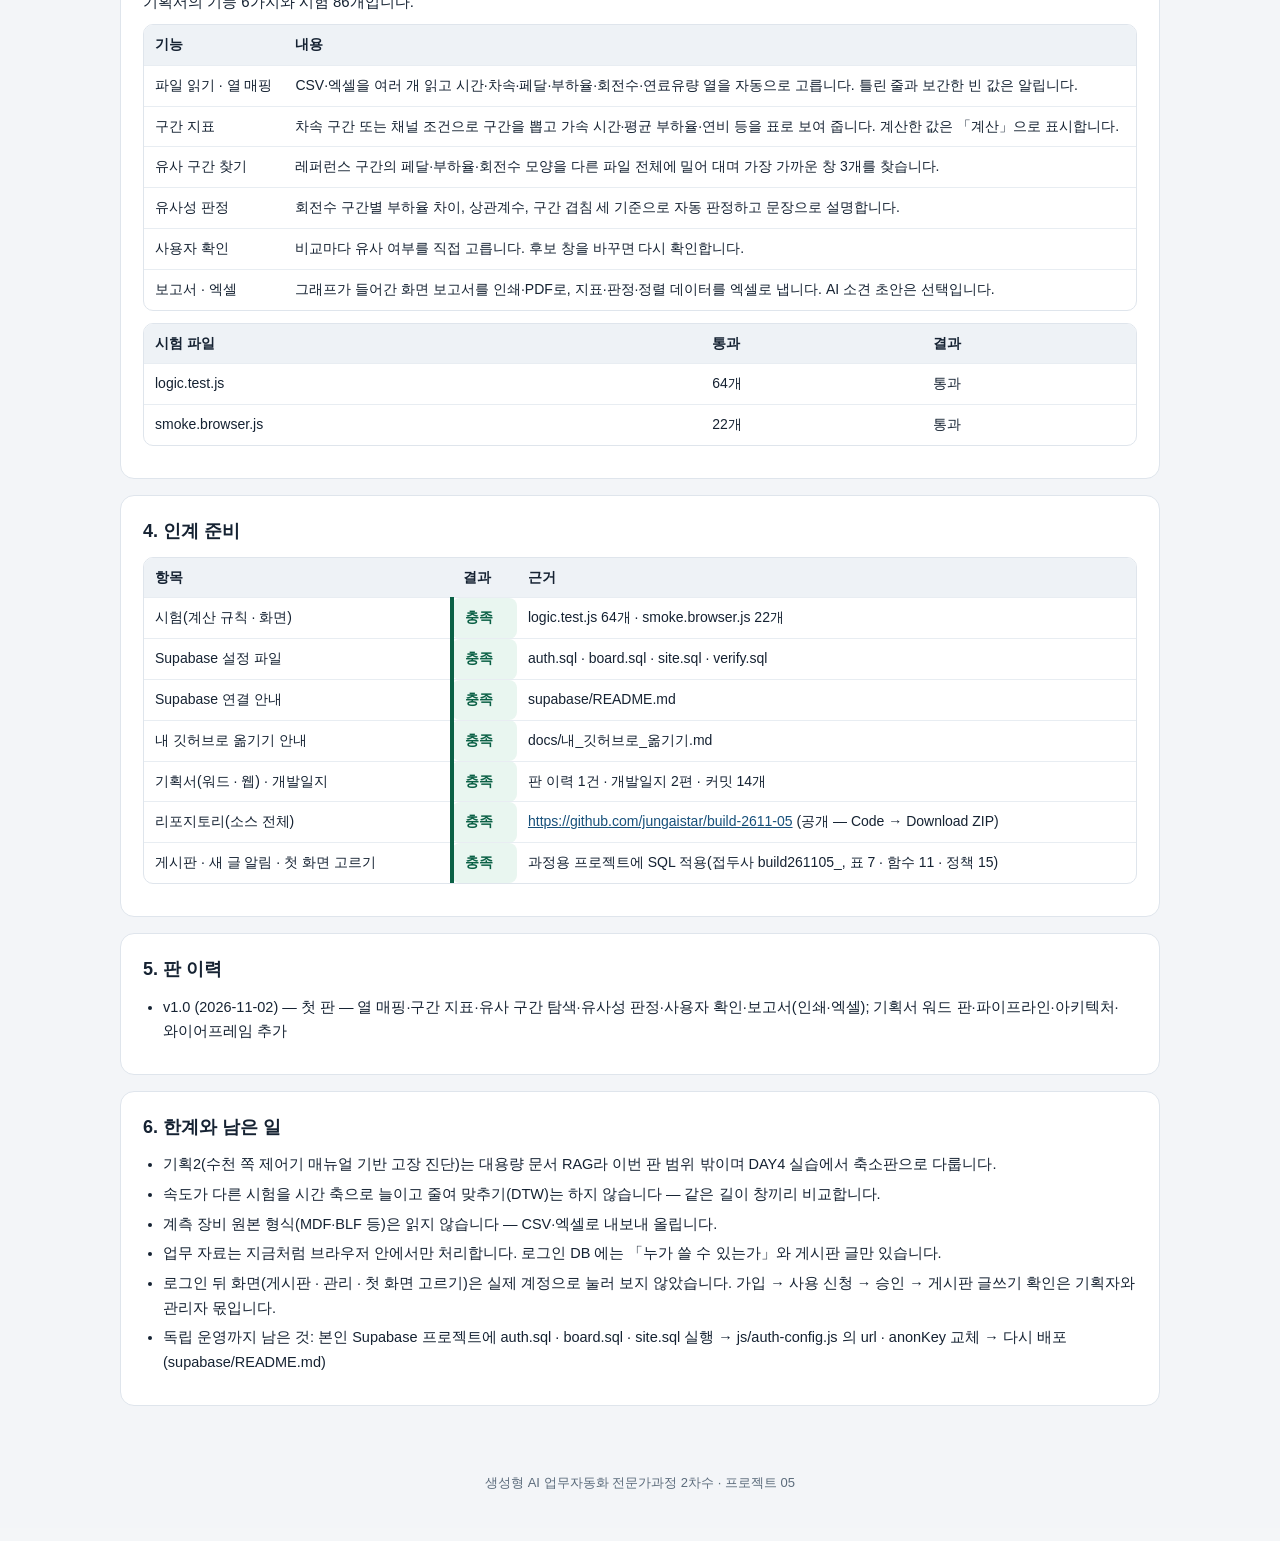
<file: report.html>
<!DOCTYPE html>
<html lang="ko">
<head>
<meta charset="UTF-8">
<meta name="viewport" content="width=device-width, initial-scale=1.0">
<title>평가보고서 — 시험 데이터 비교 보고서</title>
<!-- seo-kit: 검색 · 공유 미리보기(주소를 옮기면 이 묶음의 주소를 내 주소로) -->
<meta name="robots" content="index,follow">
<meta property="og:type" content="website">
<meta property="og:site_name" content="HD건설기계">
<meta property="og:title" content="평가보고서 — 시험 데이터 비교 보고서">
<meta property="og:description" content="시험 데이터 비교 보고서 점검 · 평가보고서(2026-11-13) — 사이트 점검, 기능과 시험, 인계 준비, 판 이력, 한계.">
<meta property="og:image:type" content="image/png">
<meta property="og:image:width" content="1200">
<meta property="og:image:height" content="630">
<meta property="og:image:alt" content="ECU Data Analyzer">
<meta property="og:locale" content="ko_KR">
<meta name="twitter:card" content="summary_large_image">
<meta name="twitter:title" content="평가보고서 — 시험 데이터 비교 보고서">
<meta name="twitter:description" content="시험 데이터 비교 보고서 점검 · 평가보고서(2026-11-13) — 사이트 점검, 기능과 시험, 인계 준비, 판 이력, 한계.">
<!-- /seo-kit -->
<meta name="description" content="시험 데이터 비교 보고서 점검 · 평가보고서(2026-11-13) — 사이트 점검, 기능과 시험, 인계 준비, 판 이력, 한계.">
<link rel="icon" href="favicon.svg" type="image/svg+xml">
<link rel="stylesheet" href="css/style.css">
<style>
body{margin:0;font-family:Pretendard,-apple-system,"Apple SD Gothic Neo","Malgun Gothic",sans-serif;background:#f3f5f8;color:#152232;line-height:1.7;word-break:keep-all;overflow-wrap:break-word;}
.rp-top{background:#0f2f4f;color:#fff;padding:14px 20px;display:flex;flex-wrap:wrap;gap:8px 18px;align-items:center;justify-content:space-between;}
.rp-top a{color:#fff;text-decoration:none;font-weight:700;font-size:15px;} .rp-top nav{display:flex;flex-direction:row;flex-wrap:wrap;gap:4px 16px;} .rp-top nav a{font-weight:600;font-size:14px;opacity:.85;}
.rp-hero{background:linear-gradient(135deg,#0f2f4f,#17507a);color:#fff;padding:40px 20px 34px;} .rp-hero div,.rp-main{max-width:1080px;margin:0 auto;}
.rp-hero small{opacity:.8;font-size:13px;letter-spacing:.04em;} .rp-hero h1{margin:6px 0 8px;font-size:clamp(22px,3.4vw,30px);line-height:1.3;} .rp-hero p{margin:0;opacity:.9;font-size:15px;}
.rp-main{padding:22px 20px 50px;} .rp-main section.card{background:#fff;border:1px solid #dfe5ec;border-radius:14px;padding:20px 22px;margin:0 0 16px;} .rp-main section.card:empty{display:none;}
.rp-main h2{margin:0 0 10px;font-size:18px;} .rp-main p{margin:0 0 10px;font-size:15px;} .rp-main ul{margin:0 0 10px 20px;padding:0;} .rp-main li{margin-bottom:5px;font-size:14.5px;}
.rp-main .tablewrap{overflow-x:auto;max-height:none;border:1px solid #dfe5ec;border-radius:10px;margin:0 0 12px;} .rp-main table{border-collapse:collapse;width:100%;font-size:14px;}
.rp-main th,.rp-main td{padding:8px 11px;border-bottom:1px solid #e8edf2;text-align:left;vertical-align:top;white-space:normal;} .rp-main th{background:#eef2f6;white-space:nowrap;position:static;}
.rp-main td.st{font-weight:700;white-space:nowrap;} .rp-main td.ok{color:#0a6045;} .rp-main td.no{color:#c8341f;} .rp-main a{color:#17507a;} .rp-main code{background:#eef2f6;border-radius:4px;padding:0 4px;font-size:13px;}
.rp-dl{display:flex;flex-wrap:wrap;gap:8px;margin-top:16px;} .rp-dl a{display:inline-flex;align-items:center;min-height:40px;padding:0 16px;border-radius:9px;background:#fff;color:#0f2f4f;font-weight:700;font-size:14px;text-decoration:none;}
.rp-foot{text-align:center;color:#5b6b7b;font-size:13px;padding:0 20px 34px;}
@media print{.rp-top,.rp-dl{display:none;} body{background:#fff;} .rp-main section.card{border:0;padding:0 0 8px;}}
</style>
</head>
<body>
<div class="rp-top"><a href="index.html">시험 데이터 비교 보고서</a><nav aria-label="문서"><a href="index.html">도구</a><a href="guide.html">사용법</a><a href="plan.html">기획서</a><a href="report.html" aria-current="page">평가보고서</a></nav></div>
<header class="rp-hero"><div>
  <small>build-2611-05 · 점검 · 평가보고서 · 2026-11-13</small>
  <h1>시험 데이터 비교 보고서</h1>
  <p>기획 Hyunwoo Park · 생성형 AI 업무자동화 전문가과정 2차수</p>
  <div class="rp-dl"><a href="docs/평가보고서/build-2611-05_평가보고서_2026-11-13.docx" download>워드 파일 내려받기</a><a href="docs/평가보고서/build-2611-05_평가보고서_2026-11-13.md" download>md 파일 내려받기</a><a href="#" onclick="window.print();return false">인쇄 · PDF 저장</a></div>
</div></header>
<main class="rp-main">
<section class="card"><ul>
<li>과제: 시험 데이터 비교 보고서</li>
<li>기획자: Hyunwoo Park</li>
<li>과정: 생성형 AI 업무자동화 전문가과정 2차수</li>
<li>점검일: 2026-11-13 (판 2026-11-13.1 · 도구 v1.0)</li>
<li>사이트: <a href="https://build-2611-05.jobability.co.kr/">https://build-2611-05.jobability.co.kr/</a></li>
<li>리포지토리(소스 전체 · Download ZIP): <a href="https://github.com/jungaistar/build-2611-05">https://github.com/jungaistar/build-2611-05</a></li>
</ul>
</section><section class="card"><h2>1. 종합</h2>
<p><b>사이트 · 인계 자료 준비 완료</b></p>
<div class="tablewrap"><table><thead><tr><th>구분</th><th>충족 / 점검 항목</th></tr></thead><tbody><tr><td>사이트 점검(라이브)</td><td>11 / 11</td></tr><tr><td>인계 준비</td><td>7 / 7</td></tr></tbody></table></div>
<p>차량 시험 raw data(CSV·엑셀)를 올리면 조건 구간(예: 차속 0→30 km/h 가속)의 가속 시간·평균 부하율·연비를 한 번에 계산하고, 레퍼런스와 페달·부하율·회전수 패턴이 닮은 구간을 찾아 유사성 지표로 비교한 뒤, 사용자가 유사 여부를 확인하면 그래프가 들어간 보고서(인쇄·엑셀)를 만드는 도구입니다.</p>
</section><section class="card"><h2>2. 사이트 점검(라이브)</h2>
<p>실제 주소를 1280px · 390px 두 폭으로 열어 확인한 결과입니다(로그인 전 화면 기준).</p>
<div class="tablewrap"><table><thead><tr><th>항목</th><th>결과</th><th>근거</th></tr></thead><tbody><tr><td>사이트 접속</td><td class="st ok">충족</td><td><a href="https://build-2611-05.jobability.co.kr/">https://build-2611-05.jobability.co.kr/</a> → 200</td></tr><tr><td>화면 스크립트 오류</td><td class="st ok">충족</td><td>없음</td></tr><tr><td>깨진 파일(그림 · 스크립트 · 스타일)</td><td class="st ok">충족</td><td>없음</td></tr><tr><td>좁은 화면(390px) 가로 넘침</td><td class="st ok">충족</td><td>넘친 요소 0개</td></tr><tr><td>넓은 화면(1280px) 가로 넘침</td><td class="st ok">충족</td><td>넘친 요소 0개</td></tr><tr><td>로그인 전에는 도구가 잠김</td><td class="st ok">충족</td><td>로그인 전 첫 화면만 보임</td></tr><tr><td>로그인 창 열림</td><td class="st ok">충족</td><td>「로그인」 단추 → 로그인 · 회원가입 창</td></tr><tr><td>첫 화면 모양 설정 응답</td><td class="st ok">충족</td><td>설정 함수 응답 200</td></tr><tr><td>첫 화면 구성</td><td class="st ok">충족</td><td>사진 슬라이드 3장 · 기능 소개 6</td></tr><tr><td>기획서 · 사용법은 로그인 없이 열림</td><td class="st ok">충족</td><td>plan.html 200 · guide.html 200</td></tr><tr><td>공유 미리보기 그림</td><td class="st ok">충족</td><td>og 그림 1200×630</td></tr></tbody></table></div>
</section><section class="card"><h2>3. 기능과 시험</h2>
<p>기획서의 기능 6가지와 시험 86개입니다.</p>
<div class="tablewrap"><table><thead><tr><th>기능</th><th>내용</th></tr></thead><tbody><tr><td>파일 읽기 · 열 매핑</td><td>CSV·엑셀을 여러 개 읽고 시간·차속·페달·부하율·회전수·연료유량 열을 자동으로 고릅니다. 틀린 줄과 보간한 빈 값은 알립니다.</td></tr><tr><td>구간 지표</td><td>차속 구간 또는 채널 조건으로 구간을 뽑고 가속 시간·평균 부하율·연비 등을 표로 보여 줍니다. 계산한 값은 「계산」으로 표시합니다.</td></tr><tr><td>유사 구간 찾기</td><td>레퍼런스 구간의 페달·부하율·회전수 모양을 다른 파일 전체에 밀어 대며 가장 가까운 창 3개를 찾습니다.</td></tr><tr><td>유사성 판정</td><td>회전수 구간별 부하율 차이, 상관계수, 구간 겹침 세 기준으로 자동 판정하고 문장으로 설명합니다.</td></tr><tr><td>사용자 확인</td><td>비교마다 유사 여부를 직접 고릅니다. 후보 창을 바꾸면 다시 확인합니다.</td></tr><tr><td>보고서 · 엑셀</td><td>그래프가 들어간 화면 보고서를 인쇄·PDF로, 지표·판정·정렬 데이터를 엑셀로 냅니다. AI 소견 초안은 선택입니다.</td></tr></tbody></table></div>
<div class="tablewrap"><table><thead><tr><th>시험 파일</th><th>통과</th><th>결과</th></tr></thead><tbody><tr><td>logic.test.js</td><td>64개</td><td>통과</td></tr><tr><td>smoke.browser.js</td><td>22개</td><td>통과</td></tr></tbody></table></div>
</section><section class="card"><h2>4. 인계 준비</h2>
<div class="tablewrap"><table><thead><tr><th>항목</th><th>결과</th><th>근거</th></tr></thead><tbody><tr><td>시험(계산 규칙 · 화면)</td><td class="st ok">충족</td><td>logic.test.js 64개 · smoke.browser.js 22개</td></tr><tr><td>Supabase 설정 파일</td><td class="st ok">충족</td><td>auth.sql · board.sql · site.sql · verify.sql</td></tr><tr><td>Supabase 연결 안내</td><td class="st ok">충족</td><td>supabase/README.md</td></tr><tr><td>내 깃허브로 옮기기 안내</td><td class="st ok">충족</td><td>docs/내_깃허브로_옮기기.md</td></tr><tr><td>기획서(워드 · 웹) · 개발일지</td><td class="st ok">충족</td><td>판 이력 1건 · 개발일지 2편 · 커밋 14개</td></tr><tr><td>리포지토리(소스 전체)</td><td class="st ok">충족</td><td><a href="https://github.com/jungaistar/build-2611-05">https://github.com/jungaistar/build-2611-05</a> (공개 — Code → Download ZIP)</td></tr><tr><td>게시판 · 새 글 알림 · 첫 화면 고르기</td><td class="st ok">충족</td><td>과정용 프로젝트에 SQL 적용(접두사 build261105_, 표 7 · 함수 11 · 정책 15)</td></tr></tbody></table></div>
</section><section class="card"><h2>5. 판 이력</h2>
<ul>
<li>v1.0 (2026-11-02) — 첫 판 — 열 매핑·구간 지표·유사 구간 탐색·유사성 판정·사용자 확인·보고서(인쇄·엑셀); 기획서 워드 판·파이프라인·아키텍처·와이어프레임 추가</li>
</ul>
</section><section class="card"><h2>6. 한계와 남은 일</h2>
<ul>
<li>기획2(수천 쪽 제어기 매뉴얼 기반 고장 진단)는 대용량 문서 RAG라 이번 판 범위 밖이며 DAY4 실습에서 축소판으로 다룹니다.</li>
<li>속도가 다른 시험을 시간 축으로 늘이고 줄여 맞추기(DTW)는 하지 않습니다 — 같은 길이 창끼리 비교합니다.</li>
<li>계측 장비 원본 형식(MDF·BLF 등)은 읽지 않습니다 — CSV·엑셀로 내보내 올립니다.</li>
<li>업무 자료는 지금처럼 브라우저 안에서만 처리합니다. 로그인 DB 에는 「누가 쓸 수 있는가」와 게시판 글만 있습니다.</li>
<li>로그인 뒤 화면(게시판 · 관리 · 첫 화면 고르기)은 실제 계정으로 눌러 보지 않았습니다. 가입 → 사용 신청 → 승인 → 게시판 글쓰기 확인은 기획자와 관리자 몫입니다.</li>
<li>독립 운영까지 남은 것: 본인 Supabase 프로젝트에 auth.sql · board.sql · site.sql 실행 → js/auth-config.js 의 url · anonKey 교체 → 다시 배포(supabase/README.md)</li>
</ul></section>
</main>
<p class="rp-foot">생성형 AI 업무자동화 전문가과정 2차수 · 프로젝트 05</p>
</body>
</html>
</file>
<file: css/style.css>
:root{
  --bg:#f4f6f8; --card:#fff; --ink:#152232; --sub:#5b6b7b; --line:#dde4ea;
  --brand:#154b6e; --brand-deep:#0d3350; --accent:#0b6e99;
  --ok:#0a6045; --warn:#7a4f00; --danger:#c8341f;
  --wrap:1320px; --pad:24px;
}
@media (max-width:640px){ :root{ --pad:16px; } }
*{box-sizing:border-box; margin:0; padding:0;}
html,body{background:var(--bg); color:var(--ink);
  font-family:"Pretendard","Apple SD Gothic Neo","Malgun Gothic",sans-serif;}
body{font-size:15px; line-height:1.65; word-break:keep-all; overflow-wrap:break-word;}

/* 상단 바는 고정 — 표를 아래로 훑는 동안에도 조작부가 보여야 한다.
   sticky 가 아니라 fixed 다: 조상에 overflow 가 걸리면 sticky 는 조용히 죽는다. */
.topnav{position:fixed; top:0; left:0; right:0; z-index:40;
  background:var(--brand-deep); border-bottom:1px solid rgba(255,255,255,.12);}
.topnav-inner{display:flex; align-items:center; justify-content:space-between;
  gap:20px; max-width:var(--wrap); margin:0 auto; padding:0 var(--pad); min-height:56px;}
.topnav-brand{display:flex; align-items:center; min-height:56px; color:#fff;
  font-weight:750; font-size:14.5px; text-decoration:none; white-space:nowrap;}
.topnav-brand small{font-weight:400; opacity:.7; font-size:12px; margin-left:8px;}
.topnav-links{display:flex; align-items:center; gap:2px; list-style:none; margin:0; padding:0;
  overflow-x:auto; scrollbar-width:none;}
.topnav-links::-webkit-scrollbar{display:none;}
.topnav-links a{display:flex; align-items:center; min-height:56px; padding:0 12px;
  color:rgba(255,255,255,.82); text-decoration:none; font-size:13.5px; font-weight:600;
  white-space:nowrap; border-bottom:2px solid transparent;}
.topnav-links a:hover{color:#fff;}
.topnav-links a.active{color:#fff; border-bottom-color:#7ec8a0;}
@media (max-width:860px){
  .topnav-inner{gap:10px; padding:0 14px; min-height:52px;}
  .topnav-brand{min-height:52px; font-size:13.5px;} .topnav-brand small{display:none;}
  .topnav-links a{min-height:52px; padding:0 9px; font-size:13px;}
}

.hero{background:linear-gradient(180deg,var(--brand-deep),var(--brand)); color:#fff;
  padding:52px 0 38px; margin-top:56px;}
@media (max-width:860px){ .hero{margin-top:52px; padding:38px 0 28px;} }
.hero .eyebrow{font-size:12.5px; letter-spacing:.08em; opacity:.75; margin-bottom:9px;}
.hero h1{font-size:27px; line-height:1.3; font-weight:750; margin-bottom:11px;}
.hero p{max-width:66ch; color:rgba(255,255,255,.86); font-size:14.5px;}
main{padding:34px 0 60px;}
.wrap{max-width:var(--wrap); margin:0 auto; padding:0 var(--pad);}

h2{font-size:19px; font-weight:700; margin:32px 0 8px;}
main > .wrap > :first-child{margin-top:0;}
p{margin:0 0 13px;} .sub{color:var(--sub); font-size:14px;}
code{font-family:ui-monospace,SFMono-Regular,Menlo,monospace; font-size:.92em;
  background:#eef2f6; border-radius:4px; padding:1px 5px;}

.card{background:var(--card); border:1px solid var(--line); border-radius:12px;
  padding:22px 24px; margin-bottom:18px;}
.drop{display:block; border:2px dashed #93a7bd; border-radius:12px; background:#fbfdff;
  padding:30px 20px; text-align:center; cursor:pointer; transition:border-color .15s,background .15s;}
.drop:hover,.drop.over{border-color:var(--accent); background:#f0f8fc;}
.drop b{display:block; font-size:15.5px; margin-bottom:5px;}
.drop span{color:var(--sub); font-size:13.5px;}
input[type=file]{display:none;}

.btn{display:inline-flex; align-items:center; justify-content:center; gap:6px;
  min-height:42px; padding:0 18px; border-radius:9px; border:1px solid var(--line);
  background:#fff; color:var(--ink); font-size:14px; font-weight:650; cursor:pointer;}
.btn:hover{border-color:#9fb2c4;}
.btn.primary{background:var(--brand); border-color:var(--brand); color:#fff;}
.btn.primary:hover{background:var(--brand-deep);}
.btn.green{background:var(--ok); border-color:var(--ok); color:#fff;}
.btn:disabled{opacity:.45; cursor:not-allowed;}
.btnrow{display:flex; flex-wrap:wrap; gap:8px; margin-top:14px;}

.note{border-left:4px solid var(--accent); background:#eef6fa; color:#0b3a4f;
  padding:13px 15px; border-radius:8px; font-size:14px; margin:14px 0;}
.warn{border-left:4px solid var(--danger); background:#fdeae7; color:#7a1a0c;
  padding:13px 15px; border-radius:8px; font-size:14px; margin:14px 0;}
.ok{border-left:4px solid var(--ok); background:#e9f6f0; color:#08422a;
  padding:13px 15px; border-radius:8px; font-size:14px; margin:14px 0;}

.tablewrap{overflow-x:auto; border:1px solid var(--line); border-radius:10px; background:#fff; max-height:70vh;}
table{border-collapse:collapse; width:100%; font-size:13px;}
th,td{border-bottom:1px solid var(--line); padding:8px 11px; text-align:left; white-space:nowrap;}
th{background:#eef2f6; font-weight:700; position:sticky; top:0; z-index:1;}
tr:last-child td{border-bottom:0;}
td.num{text-align:right; font-variant-numeric:tabular-nums;}
td.mono{font-family:ui-monospace,SFMono-Regular,Menlo,monospace;}
tr.flag td{background:#fdf3f1;}
/* 계산으로 채운 값은 문서에 적혀 있던 값과 **신뢰도가 다르다.**
   같은 모양으로 두면 사람이 구분하지 못한 채 그대로 믿게 된다. */
td .calc{display:inline-block; margin-left:5px; font-size:10.5px; font-weight:700;
  color:#0b3a4f; background:#dceaf3; border-radius:4px; padding:1px 5px; vertical-align:middle;}
.rev{color:var(--danger); font-weight:650; white-space:normal; min-width:240px;}

.filelist{margin:13px 0 0; padding:0; list-style:none; font-size:13.5px;}
.filelist li{padding:6px 0; border-bottom:1px solid var(--line); color:var(--sub);
  display:flex; justify-content:space-between; gap:10px;}
.filelist li:last-child{border-bottom:0;}
.stats{display:flex; flex-wrap:wrap; gap:10px; margin:14px 0 0;}
.stat{background:#eef2f6; border-radius:9px; padding:9px 14px; font-size:13.5px;}
.stat b{font-size:17px; display:block; font-variant-numeric:tabular-nums;}
footer{border-top:1px solid var(--line); padding:24px 0 40px; color:var(--sub); font-size:13px;}
</file>
<file: css/app.css>
/* 이 앱 전용 — 공통 style.css 뒤에 읽는다 */
h3{font-size:16px; font-weight:700; margin:24px 0 8px;}
h4{font-size:14.5px; font-weight:700; margin:16px 0 6px;}
.ctrl{display:flex; flex-wrap:wrap; align-items:center; gap:14px; margin:6px 0 12px; font-size:14px;}
.ctrl select,.form input,.form select,.inline select{font:inherit; font-size:14px; padding:6px 8px; border:1px solid var(--line); border-radius:7px; background:#fff; min-width:0; max-width:100%;}
.inline{display:inline-flex; flex-wrap:wrap; align-items:center; gap:6px; font-size:13.5px; color:var(--sub); max-width:100%; min-width:0;}
/* 후보·단위 선택 상자는 글꼴이 넓은 환경(우분투 등)에서 360px 카드보다 넓어진다 — 칸 안으로 줄인다 */
.inline select{width:auto; max-width:100%; min-width:0; text-overflow:ellipsis;}
.cmp-h{min-width:0;} .cmp-h > *{max-width:100%;}

.form{display:grid; grid-template-columns:repeat(auto-fill,minmax(min(170px,100%),1fr)); gap:10px 12px; align-items:end; margin:12px 0;}
.form label{display:flex; flex-direction:column; gap:4px; font-size:13px; color:var(--sub); min-width:0;}
.form .wide{grid-column:1/-1;}
.form label.chk,.chans label{flex-direction:row; align-items:center; gap:6px;}
.chans{border:1px solid var(--line); border-radius:8px; padding:6px 12px 8px; display:flex; flex-wrap:wrap; gap:4px 18px; font-size:13.5px;}
.chans legend{font-size:12.5px; color:var(--sub); padding:0 4px;}
.chans label{display:flex; color:var(--ink); font-size:13.5px;}
.form [hidden],[hidden]{display:none !important;}

/* 파일 카드 */
.file{border:1px solid var(--line); border-radius:10px; padding:12px 14px; margin-top:12px; background:#fff;}
.file-h{display:flex; flex-wrap:wrap; gap:6px 14px; align-items:baseline;}
.file-h b{font-size:14.5px;}
.file-h span{color:var(--sub); font-size:13px;}
.file .x{margin-left:auto; border:0; background:none; color:var(--danger); cursor:pointer; font-size:12.5px; text-decoration:underline;}
.file details{margin-top:8px;} .file summary{cursor:pointer; font-size:13.5px; color:var(--accent); font-weight:650;}
.map td select{font:inherit; font-size:13px; padding:4px 6px; border:1px solid var(--line); border-radius:6px; max-width:220px;}
.tag{display:inline-block; font-size:10.5px; font-weight:700; border-radius:4px; padding:1px 6px; vertical-align:middle;}
.tag.auto{background:#e6eef6; color:#28466a;} .tag.user{background:#efe7f8; color:#4a2e86;} .tag.none{background:#f2f2f2; color:#777;}
th .calc{display:inline-block; margin-left:4px; font-size:10px; font-weight:700; color:#0b3a4f; background:#dceaf3; border-radius:4px; padding:0 4px; vertical-align:middle;}
.file .warn,.file .note{margin:8px 0 0; padding:8px 12px; font-size:13px;}
.warn ul{margin:4px 0 0 18px;}

/* 차트 — 외부 라이브러리 없이 SVG */
.chart svg{width:100%; height:auto; display:block; background:#fff; border:1px solid var(--line); border-radius:10px;}
svg .grid{stroke:#e6ebf0;} svg .ax{font-size:11px; fill:#5b6b7b;} svg .ttl{font-size:12.5px; font-weight:700; fill:#152232;}
svg polyline{fill:none; stroke-width:2;}
svg .l-ref{stroke:#8a98a8; stroke-dasharray:5 4; stroke-width:2.2;}
svg .l-cand{stroke:#154b6e;}
svg .l-spd{stroke:#0b6e99; stroke-width:1.6;}
svg .band{fill:#d6ecdf; opacity:.8;}
svg .segbox{fill:#fbe7b5; opacity:.7;} svg .refbox{fill:#c9e3f2; opacity:.8;}
svg .pt-ok{fill:#0a6045;} svg .pt-bad{fill:#c8341f;}
.lgd{display:flex; flex-wrap:wrap; gap:14px; font-size:12.5px; color:var(--sub); margin:6px 0 0;}
.lgd span::before{content:''; display:inline-block; width:18px; height:3px; margin-right:6px; vertical-align:middle; background:#154b6e;}
.lgd .ref::before{background:repeating-linear-gradient(90deg,#8a98a8 0 5px,transparent 5px 9px);}
.lgd .band::before{height:10px; background:#d6ecdf;}
.lgd .segl::before{height:10px; background:#fbe7b5;} .lgd .refl::before{height:10px; background:#c9e3f2;}
.stat.bad{background:#fdeae7;}
.charts{display:grid; grid-template-columns:repeat(auto-fill,minmax(min(300px,100%),1fr)); gap:12px;}

/* 비교 카드 */
.cmp{border:1px solid var(--line); border-radius:12px; padding:16px 18px; margin-top:16px; background:#fff;}
.cmp.v-similar{border-left:5px solid var(--ok);} .cmp.v-different{border-left:5px solid var(--danger);} .cmp.v-unknown{border-left:5px solid #c79100;}
.cmp-h{display:flex; flex-wrap:wrap; gap:8px 14px; align-items:center;}
.cmp-h h3{margin:0;}
.verdict{font-weight:750; font-size:13.5px; border-radius:6px; padding:2px 10px;}
.verdict.similar{background:#e9f6f0; color:#08422a;} .verdict.different{background:#fdeae7; color:#7a1a0c;} .verdict.unknown{background:#fbf1d6; color:#5c4100;}
.checks{list-style:none; margin:8px 0; padding:0; font-size:13.5px;}
.checks li{padding:3px 0;} .checks .p{color:var(--ok); font-weight:700;} .checks .f{color:var(--danger); font-weight:700;}
.decide{display:flex; flex-wrap:wrap; gap:8px; align-items:center; margin-top:12px; padding-top:12px; border-top:1px dashed var(--line);}
.decide .btn.on{outline:3px solid #7ec8a0; outline-offset:1px;}
.decide .btn.no.on{outline-color:#f4b9ad;}
.decide .st{font-size:13.5px; color:var(--sub);}
.grid2{display:grid; grid-template-columns:repeat(auto-fill,minmax(min(320px,100%),1fr)); gap:12px;}
td.ok-c{color:var(--ok); font-weight:700;} td.bad-c{color:var(--danger); font-weight:700;}

/* 보고서 */
.ai{margin:14px 0; border:1px solid var(--line); border-radius:10px; padding:10px 14px;}
.ai summary{cursor:pointer; font-weight:650; font-size:14px;}
.aibox{border:2px dashed #b9a4dd; background:#f8f4fd; border-radius:10px; padding:12px 14px; margin:12px 0; font-size:14px; white-space:pre-line;}
.aibox b{display:block; color:#4a2e86; margin-bottom:4px;}
.rep{margin-top:16px; border-top:2px solid var(--brand); padding-top:14px;}
.rep h2{margin-top:0;} .rep .meta{font-size:13.5px; color:var(--sub);}
.rep .item{margin-top:22px; page-break-inside:avoid;}
.rep table{font-size:12.5px;}

@media print{
  .topnav,.hero,footer,.noprint,#s-data,#s-seg,#s-ref,.ai{display:none !important;}
  body,html{background:#fff;} main{padding:0;}
  #s-report{border:0; padding:0;}
  .tablewrap{max-height:none; overflow:visible;}
  th{position:static;}
}
</file>
<file: css/auth.css>
/* data10 로그인 키트 — 정본: data10-00/kit/auth/css/auth.css (사본을 직접 고치지 말 것)
   로그인 전 대문 · 사용 신청 · 승인 대기 · 구성원 관리 창. 클래스는 모두 ag- / auth- 로 시작해 도구 화면과 섞이지 않는다. */
:root {
  --ag-ink: #172334; --ag-sub: #55657a; --ag-line: #d6dee8; --ag-bg: #f3f6f9;
  --ag-navy: #13274b; --ag-navy-2: #0c1b36; --ag-brand: #1f5fa8; --ag-brand-d: #174a84;
  --ag-ok: #1b6e3a; --ag-ok-bg: #e5f3ea; --ag-err: #b3261e; --ag-err-bg: #fdecea; --ag-warn: #7a5200; --ag-warn-bg: #fff4d6;
  --ag-accent: #a9c2e2;
  --ag-pad: 20px;
}
@media (min-width: 640px) { :root { --ag-pad: 28px; } }
@media (min-width: 1024px) { :root { --ag-pad: 40px; } }

/* 로그인 전에는 도구 화면을 감춘다(자리는 그대로 — 그래프 폭 계산이 흔들리지 않게 visibility) */
html.auth-lock body > *:not(#authGate) { visibility: hidden; }
html.auth-lock body { overflow: hidden; }

.ag {
  position: fixed; inset: 0; z-index: 2000; overflow-y: auto; -webkit-overflow-scrolling: touch;
  background: var(--ag-bg); color: var(--ag-ink);
  font: 16px/1.65 Pretendard, 'Apple SD Gothic Neo', 'Malgun Gothic', 'Noto Sans KR', sans-serif;
  word-break: keep-all; overflow-wrap: break-word;
}
.ag[hidden] { display: none; }
.ag *, .ag *::before, .ag *::after, .ag-modal * { box-sizing: border-box; }

.ag-wrap {
  max-width: calc(1180px + 2 * var(--ag-pad)); margin: 0 auto; padding: 0 var(--ag-pad);
  display: grid; grid-template-columns: minmax(0, 1fr); gap: 0;
}
.ag-hero {
  background: linear-gradient(160deg, var(--ag-navy) 0%, var(--ag-navy-2) 100%); color: #fff;
  margin: 0 calc(-1 * var(--ag-pad)); padding: 36px var(--ag-pad) 32px;
}
.ag-side { padding: 24px 0 8px; }
@media (min-width: 960px) {
  .ag { background: linear-gradient(90deg, var(--ag-navy-2) 0, var(--ag-navy-2) 50%, var(--ag-bg) 50%); }
  .ag-wrap { grid-template-columns: minmax(0, 1fr) minmax(0, 1fr); min-height: calc(100vh - 48px); align-items: center; }
  .ag-hero { margin: 0; padding: 56px 48px 56px 0; background: none; min-height: 100%; display: flex; flex-direction: column; justify-content: center; }
  .ag-side { padding: 56px 0 56px 48px; }
}
.ag-eyebrow { margin: 0 0 10px; font-size: 13.5px; letter-spacing: .02em; color: var(--ag-accent); }
.ag-hero h1 { margin: 0 0 14px; font-size: clamp(26px, 3.6vw, 38px); line-height: 1.3; color: #fff; font-weight: 800; }
.ag-lead { margin: 0 0 24px; color: #d7e3f2; font-size: 16.5px; max-width: 640px; }
.ag-feats { list-style: none; margin: 0 0 24px; padding: 0; display: grid; grid-template-columns: minmax(0, 1fr); gap: 10px; }
@media (min-width: 640px) { .ag-feats { grid-template-columns: repeat(2, minmax(0, 1fr)); } }
.ag-feats li { border: 1px solid rgba(255, 255, 255, .14); border-radius: 12px; padding: 14px 16px; background: rgba(255, 255, 255, .05); }
.ag-feats b { display: block; color: #fff; font-size: 15.5px; margin-bottom: 4px; }
.ag-feats span { display: block; color: #c4d3e6; font-size: 14px; line-height: 1.55; }
.ag-flow-t { margin: 0 0 8px; font-size: 13.5px; color: #a9c2e2; }
.ag-flow ol { list-style: none; margin: 0; padding: 0; display: flex; flex-wrap: wrap; gap: 8px; }
.ag-flow li { display: inline-flex; align-items: center; gap: 8px; padding: 6px 12px 6px 6px; border-radius: 999px; background: rgba(255, 255, 255, .08); color: #e6eef8; font-size: 14px; }
.ag-n { display: inline-grid; place-items: center; width: 24px; height: 24px; border-radius: 50%; background: #fff; color: var(--ag-navy); font-weight: 700; font-size: 13px; }

.ag-card { background: #fff; border: 1px solid var(--ag-line); border-radius: 16px; padding: 26px 24px; box-shadow: 0 10px 30px rgba(15, 30, 55, .08); max-width: 460px; margin: 0 auto; }
.ag-card h2 { margin: 6px 0 8px; font-size: 21px; color: var(--ag-ink); }
.ag-card p { margin: 0 0 12px; }
.ag-sub { color: var(--ag-sub); font-size: 14.5px; }
.ag-tabs { display: flex; gap: 4px; padding: 4px; background: #eef2f6; border-radius: 10px; margin: 0 0 18px; }
.ag-tabs button { flex: 1; border: 0; background: transparent; padding: 9px 10px; border-radius: 8px; font: inherit; font-weight: 600; color: var(--ag-sub); cursor: pointer; }
.ag-tabs button[aria-selected="true"] { background: #fff; color: var(--ag-ink); box-shadow: 0 1px 3px rgba(0, 0, 0, .1); }
.ag-form { display: grid; gap: 12px; }
.ag-form label { display: grid; gap: 5px; font-size: 14px; font-weight: 600; color: var(--ag-ink); }
.ag-form small { font-weight: 400; color: var(--ag-sub); }
.ag-form input { font: inherit; font-size: 16px; font-weight: 400; padding: 10px 12px; border: 1px solid var(--ag-line); border-radius: 9px; background: #fff; color: var(--ag-ink); width: 100%; }
.ag-form input::placeholder { color: #8a97a8; font-weight: 400; }
.ag-form input:focus { outline: 2px solid var(--ag-brand); outline-offset: 1px; border-color: var(--ag-brand); }
.ag-btn { font: inherit; font-weight: 700; display: inline-flex; align-items: center; justify-content: center; gap: 6px; min-height: 44px; padding: 8px 16px;
  border-radius: 10px; border: 1px solid var(--ag-line); background: #fff; color: var(--ag-ink); cursor: pointer; width: 100%; }
.ag-btn:hover { border-color: var(--ag-brand); }
.ag-btn:disabled { opacity: .6; cursor: progress; }
.ag-primary { background: var(--ag-brand); border-color: var(--ag-brand); color: #fff; }
.ag-primary:hover { background: var(--ag-brand-d); }
.ag-kakao { background: #fee500; border-color: #fee500; color: #191600; }
.ag-or { display: flex; align-items: center; gap: 10px; color: var(--ag-sub); font-size: 13px; margin: 14px 0; }
.ag-or::before, .ag-or::after { content: ''; flex: 1; height: 1px; background: var(--ag-line); }
.ag-hint { margin: 14px 0 0 !important; color: var(--ag-sub); font-size: 13.5px; }
.ag-msg { margin: 12px 0 0 !important; font-size: 14px; min-height: 1em; color: var(--ag-sub); }
.ag-msg:empty { display: none; }
.ag-msg.is-err { color: var(--ag-err); background: var(--ag-err-bg); padding: 8px 12px; border-radius: 8px; }
.ag-msg.is-ok { color: var(--ag-ok); background: var(--ag-ok-bg); padding: 8px 12px; border-radius: 8px; }
.ag-link { border: 0; background: none; color: var(--ag-sub); text-decoration: underline; font: inherit; font-size: 14px; cursor: pointer; margin-top: 14px; padding: 6px 0; }
.ag-badge { display: inline-block; padding: 3px 10px; border-radius: 999px; background: var(--ag-warn-bg); color: var(--ag-warn); font-size: 13px; font-weight: 700; }
.ag-badge.is-off { background: var(--ag-err-bg); color: var(--ag-err); }
.ag-claim { margin-top: 16px; padding: 14px; border: 1px dashed var(--ag-line); border-radius: 10px; font-size: 14px; color: var(--ag-sub); }
.ag-foot { text-align: center; color: var(--ag-sub); font-size: 13px; margin: 0; padding: 14px var(--ag-pad) 22px; }
@media (min-width: 960px) { .ag-foot { color: #8fa3bd; text-align: left; max-width: calc(1180px + 2 * var(--ag-pad)); margin: 0 auto; } }

/* 상단 바 계정 칩 */
.auth-chip { display: flex; align-items: center; gap: 6px; margin-left: auto; flex-wrap: nowrap; font-size: 13.5px; }
.auth-chip.is-float { position: fixed; top: 10px; right: 10px; z-index: 1500; background: #fff; border: 1px solid var(--ag-line); border-radius: 999px; padding: 4px 6px 4px 12px; }
.auth-chip-name { max-width: 9em; overflow: hidden; text-overflow: ellipsis; white-space: nowrap; font-weight: 600; }
.auth-chip-btn { font: inherit; font-size: 13px; border: 1px solid var(--ag-line); background: #fff; color: var(--ag-ink); border-radius: 8px; padding: 5px 10px; cursor: pointer; white-space: nowrap; display: inline-flex; align-items: center; gap: 4px; }
.auth-chip-btn:hover { border-color: var(--ag-brand); color: var(--ag-brand); }
.auth-chip-n { display: inline-grid; place-items: center; min-width: 18px; height: 18px; padding: 0 5px; border-radius: 9px; background: var(--ag-err); color: #fff; font-size: 11.5px; font-weight: 700; }
.auth-chip-n[hidden] { display: none; }
@media (max-width: 639px) { .auth-chip-name { display: none; } }

/* 구성원 관리 창 */
.ag-modal { position: fixed; inset: 0; z-index: 2100; background: rgba(10, 20, 35, .5); display: flex; align-items: flex-start; justify-content: center; padding: 24px 12px; overflow-y: auto;
  font: 15px/1.6 Pretendard, 'Apple SD Gothic Neo', 'Malgun Gothic', sans-serif; color: var(--ag-ink); word-break: keep-all; overflow-wrap: break-word; }
.ag-modal[hidden] { display: none; }
.ag-panel { background: #fff; border-radius: 14px; width: 100%; max-width: 980px; padding: 20px 22px 24px; }
.ag-panel-h { display: flex; align-items: center; justify-content: space-between; gap: 12px; }
.ag-panel-h h2 { margin: 0; font-size: 20px; }
.ag-x { border: 0; background: none; font-size: 26px; line-height: 1; cursor: pointer; color: var(--ag-sub); padding: 4px 8px; }
.ag-panel .ag-tabs { max-width: 320px; margin: 12px 0; }
.ag-tablewrap { overflow-x: auto; }
.ag-table { width: 100%; border-collapse: collapse; font-size: 14.5px; }
.ag-table th, .ag-table td { text-align: left; vertical-align: top; padding: 10px 8px; border-bottom: 1px solid var(--ag-line); }
.ag-table th { background: #f1f4f8; font-size: 13.5px; white-space: nowrap; }
.ag-table small { color: var(--ag-sub); }
.ag-acts { display: flex; flex-wrap: wrap; gap: 6px; min-width: 150px; }
.ag-btn.ag-sm { width: auto; min-height: 34px; padding: 4px 10px; font-size: 13.5px; }
.ag-st { display: inline-block; padding: 1px 8px; border-radius: 999px; font-size: 12.5px; font-weight: 700; background: #eef2f6; color: var(--ag-sub); }
.ag-st.is-pending { background: var(--ag-warn-bg); color: var(--ag-warn); }
.ag-st.is-active { background: var(--ag-ok-bg); color: var(--ag-ok); }
.ag-st.is-disabled { background: var(--ag-err-bg); color: var(--ag-err); }
.ag-st.is-admin { background: #e6eef9; color: var(--ag-brand-d); }
/* 밝은 테마(plan.json landing.theme = "light") — 바탕은 --ag-bg, 글자는 --ag-ink, 강조는 --ag-accent */
.ag-light, .ag-light .ag-hero { background: var(--ag-bg); }
@media (min-width: 960px) { .ag.ag-light { background: var(--ag-bg); } }
.ag-light .ag-hero { color: var(--ag-ink); }
.ag-light .ag-hero h1 { color: var(--ag-navy); font-size: clamp(30px, 4.2vw, 46px); line-height: 1.25; }
.ag-light .ag-eyebrow { font-size: 16px; font-weight: 700; }
.ag-light .ag-lead { color: var(--ag-sub); font-size: 17px; }
.ag-light .ag-feats li { background: #fff; border-color: var(--ag-line); }
.ag-light .ag-feats b { color: var(--ag-ink); }
.ag-light .ag-feats span { color: var(--ag-sub); }
.ag-light .ag-flow-t { color: var(--ag-sub); }
.ag-light .ag-flow li { background: #fff; color: var(--ag-ink); border: 1px solid var(--ag-line); }
.ag-light .ag-n { background: var(--ag-navy); color: #fff; }
.ag-light .ag-primary { background: var(--ag-navy); border-color: var(--ag-navy); }
.ag-light .ag-primary:hover { background: var(--ag-navy-2); }
@media (min-width: 960px) { .ag-light .ag-foot { color: var(--ag-sub); } }
/* 대문 그림(SVG) — 현장 데이터 → 관리도. 색은 currentColor 하나로(테마마다 .ag-art color 만 바꾼다) */
.ag-hero { position: relative; overflow: hidden; }
.ag-hero > :not(.ag-art) { position: relative; z-index: 1; }
.ag-art { position: absolute; z-index: 0; pointer-events: none; color: #7fa6d6; opacity: .3;
  right: -40px; top: 8px; width: min(560px, 78%); height: auto; }
.ag-par { transition: transform .6s cubic-bezier(.2, .7, .2, 1); }
.ag-line { fill: none; stroke: currentColor; stroke-width: 2.5; stroke-linecap: round; }
.ag-ucl { stroke: currentColor; stroke-width: 1; stroke-dasharray: 5 6; opacity: .55; }
.ag-lbl { fill: currentColor; font-size: 12px; opacity: .7; font-family: inherit; }
.ag-pt { fill: var(--ag-navy-2); stroke: currentColor; stroke-width: 2; }
.ag-ring { fill: none; stroke: currentColor; stroke-width: 2; transform-box: fill-box; transform-origin: center; opacity: 0; }
@media (max-width: 639px) { .ag-art { width: 92%; right: -24px; top: 0; opacity: .28; } .ag-lbl { display: none; } }
/* 데스크톱: 왼쪽 칸 맨 아래 띠(내용과 겹치지 않게 그만큼 아래 여백을 둔다) */
@media (min-width: 960px) {
  .ag-hero { padding-bottom: 210px; }
  .ag-art { top: auto; bottom: 34px; left: 0; right: 32px; width: auto; max-width: 600px; opacity: .55; }
}
.ag-light .ag-art { color: var(--ag-navy); opacity: .26; }
.ag-light .ag-pt { fill: var(--ag-bg); }

/* 「이렇게 씁니다」 단계 — 차례로 밝아진다(그림의 점과 함께) */
.ag-flow li { transition: background-color .35s, box-shadow .35s, color .35s; }
.ag-flow li.is-on { background: rgba(255, 255, 255, .18); box-shadow: inset 0 0 0 1px rgba(255, 255, 255, .45); color: #fff; }
.ag-light .ag-flow li.is-on { background: #fff; box-shadow: inset 0 0 0 1.5px var(--ag-navy); color: var(--ag-navy); }

/* 효과 — .ag-fx 는 JS 가 처음 한 번만 붙인다(모션 최소화면 붙이지 않음). 효과가 없어도 모든 내용은 보인다. */
@keyframes agDraw { to { stroke-dashoffset: 0; } }
@keyframes agFade { from { opacity: 0; } }
@keyframes agUp { from { opacity: 0; transform: translateY(12px); } }
@keyframes agPop { from { opacity: 0; transform: scale(.4); } }
@keyframes agPulse { 0% { opacity: .85; transform: scale(.6); } 100% { opacity: 0; transform: scale(2.2); } }
.ag-fx .ag-line { stroke-dasharray: 1; stroke-dashoffset: 1; animation: agDraw 1.8s cubic-bezier(.4, 0, .2, 1) .2s forwards; }
.ag-fx .ag-area { animation: agFade 1.2s ease 1s both; }
.ag-fx .ag-pt { transform-box: fill-box; transform-origin: center; animation: agPop .45s cubic-bezier(.2, .9, .3, 1.4) var(--d, 1s) both; }
.ag-fx .ag-eyebrow, .ag-fx .ag-hero h1, .ag-fx .ag-lead { animation: agUp .6s ease both; }
.ag-fx .ag-hero h1 { animation-delay: .08s; } .ag-fx .ag-lead { animation-delay: .16s; }
.ag-fx .ag-feats li { animation: agUp .55s ease both; }
.ag-fx .ag-feats li:nth-child(1) { animation-delay: .28s; } .ag-fx .ag-feats li:nth-child(2) { animation-delay: .36s; }
.ag-fx .ag-feats li:nth-child(3) { animation-delay: .44s; } .ag-fx .ag-feats li:nth-child(4) { animation-delay: .52s; }
.ag-fx .ag-flow { animation: agUp .55s ease .62s both; }
.ag-fx .ag-card { animation: agUp .6s ease .18s both; }
.ag-ring { animation: agPulse 2.4s ease-out infinite; }
.ag-feats li { transition: border-color .25s, background-color .25s; }
.ag-feats li:hover { border-color: rgba(255, 255, 255, .32); background: rgba(255, 255, 255, .08); }
.ag-light .ag-feats li:hover { border-color: var(--ag-navy); background: #fff; }

/* ───────── 대문 사진 ───────── */
.ag-sr { position: absolute !important; width: 1px; height: 1px; overflow: hidden; clip: rect(0 0 0 0); white-space: nowrap; }
/* banner: 완성 그림을 위에 그대로(잘리지 않게), 아래에 기능 · 로그인 */
.ag.ag-has-banner { background: var(--ag-bg); }
.ag-banner { background: var(--ag-navy-2); display: flex; justify-content: center; }
.ag-banner { cursor: pointer; }
.ag-banner img { display: block; width: 100%; max-width: 1600px; height: auto; max-height: 72vh; object-fit: contain; }
/* 데스크톱: 그림 아래로 로그인 카드가 첫 화면에 걸리게 높이를 줄인다 */
@media (min-width: 960px) { .ag-banner img { max-height: 52vh; } }
.ag-banner:focus-visible { outline: 3px solid var(--ag-brand); outline-offset: -3px; }
.ag-wrap-banner { padding-top: 24px; padding-bottom: 8px; }
.ag-has-banner .ag-hero-sub { background: none; color: var(--ag-ink); margin: 0; padding: 0 0 8px; }
.ag-has-banner .ag-feats li { background: #fff; border-color: var(--ag-line); }
.ag-has-banner .ag-feats b { color: var(--ag-ink); } .ag-has-banner .ag-feats span { color: var(--ag-sub); }
.ag-has-banner .ag-flow-t { color: var(--ag-sub); }
.ag-has-banner .ag-flow li { background: #fff; color: var(--ag-ink); border: 1px solid var(--ag-line); }
.ag-has-banner .ag-flow li.is-on { box-shadow: inset 0 0 0 1.5px var(--ag-brand); color: var(--ag-brand-d); }
.ag-has-banner .ag-n { background: var(--ag-navy); color: #fff; }
@media (min-width: 960px) {
  .ag-wrap-banner { min-height: 0; align-items: start; padding-top: 32px; }
  .ag-has-banner .ag-hero-sub { padding: 8px 40px 24px 0; min-height: 0; }
  .ag-has-banner .ag-side { padding: 8px 0 24px 40px; }
  .ag-has-banner .ag-foot { color: var(--ag-sub); }
}
/* cover: 사진 위에 대표색을 덮는다(글자 대비를 위해 왼쪽을 더 짙게) */
.ag-hero.ag-cover { background:
  linear-gradient(100deg, color-mix(in srgb, var(--ag-navy-2) 94%, transparent) 0%, color-mix(in srgb, var(--ag-navy) 82%, transparent) 55%, color-mix(in srgb, var(--ag-navy) 45%, transparent) 100%),
  var(--ag-photo) center / cover no-repeat, var(--ag-navy-2); }
@media (min-width: 960px) {
  .ag.ag-has-cover { background: linear-gradient(90deg, var(--ag-navy-2) 0, var(--ag-navy-2) 50%, var(--ag-bg) 50%); }
  .ag-has-cover .ag-wrap { max-width: none; padding-left: 0; }
  .ag-has-cover .ag-hero.ag-cover { margin: 0; padding: 56px 48px 56px max(var(--ag-pad), calc((100vw - 1180px) / 2)); min-height: 100vh; }
}

@media (prefers-reduced-motion: reduce) {
  .ag *, .ag-modal * { transition: none !important; animation: none !important; }
  .ag-ring { opacity: .6; }
}

/* ═════════ 홈페이지 모드(로그인 전) — hp-* ═════════
   색은 과제마다 --ag-navy · --ag-navy-2 · --ag-brand · --ag-brand-d · --ag-accent 로 바뀐다(plan.json landing.colors). */
.ag.ag-home { background: #fff; color: var(--ag-ink); scroll-behavior: smooth; }
@media (min-width: 960px) { .ag.ag-home { background: #fff; } }
.ag-home.hp-modal-open { overflow: hidden; }
.hp { --hp-pad: var(--ag-pad); --hp-max: 1200px; --hp-soft: #f4f7fb; --hp-line: #e2e8f0; font-size: 16px; }
.hp-in { max-width: calc(var(--hp-max) + 2 * var(--hp-pad)); margin: 0 auto; padding: 0 var(--hp-pad); }
.hp a { color: inherit; }
.hp h1, .hp h2, .hp h3 { margin: 0; letter-spacing: -0.01em; }
.hp-ic { width: 24px; height: 24px; fill: none; stroke: currentColor; stroke-width: 1.7; stroke-linecap: round; stroke-linejoin: round; flex: none; }
.hp-ic-s { width: 17px; height: 17px; fill: none; stroke: currentColor; stroke-width: 1.9; stroke-linecap: round; stroke-linejoin: round; flex: none; }

/* 머리글 */
.hp-nav { position: sticky; top: 0; z-index: 30; background: rgba(255, 255, 255, .92); backdrop-filter: saturate(1.4) blur(10px); border-bottom: 1px solid transparent; transition: border-color .2s, box-shadow .2s; }
.hp-nav.is-scrolled { border-bottom-color: var(--hp-line); box-shadow: 0 6px 20px rgba(15, 30, 55, .06); }
.hp-nav-in { display: flex; align-items: center; gap: 18px; min-height: 66px; }
.hp-brand { display: flex; align-items: center; gap: 12px; text-decoration: none; min-width: 0; flex: 1 1 auto; }
.hp-logo { height: 30px; width: auto; display: block; }
.hp-wordmark { display: inline-flex; flex-direction: column; line-height: 1.05; font-weight: 800; font-size: 18px; color: var(--ag-navy); white-space: nowrap; }
.hp-wordmark small { font-size: 10.5px; font-weight: 700; letter-spacing: .14em; color: var(--ag-sub); margin-top: 3px; }
.hp-div { width: 1px; height: 26px; background: var(--hp-line); flex: none; }
.hp-tool { display: inline-flex; align-items: center; gap: 9px; min-width: 0; }
.hp-mark { display: inline-grid; place-items: center; width: 32px; height: 32px; border-radius: 9px; flex: none;
  background: linear-gradient(135deg, var(--ag-brand), var(--ag-navy)); color: #fff; box-shadow: 0 4px 12px color-mix(in srgb, var(--ag-brand) 35%, transparent); }
.hp-mark-ic { width: 18px; height: 18px; fill: none; stroke: currentColor; stroke-width: 2; stroke-linecap: round; stroke-linejoin: round; }
.hp-tool-t { font-weight: 700; font-size: 15.5px; color: var(--ag-ink); white-space: nowrap; overflow: hidden; text-overflow: ellipsis; }
.hp-links { display: none; gap: 4px; }
.hp-links a { text-decoration: none; color: var(--ag-sub); font-weight: 600; font-size: 14.5px; padding: 8px 12px; border-radius: 8px; }
.hp-links a:hover { color: var(--ag-ink); background: var(--hp-soft); }
.hp-acts { display: flex; gap: 8px; flex: none; }
@media (min-width: 1024px) { .hp-links { display: flex; } }
@media (max-width: 639px) { .hp-wordmark small, .hp-div, .hp-tool-t { display: none; } .hp-acts .hp-ghost { display: none; } }

/* 단추 */
.hp-btn { font: inherit; font-weight: 700; font-size: 14.5px; display: inline-flex; align-items: center; justify-content: center; gap: 8px;
  min-height: 42px; padding: 9px 18px; border-radius: 10px; border: 1px solid transparent; cursor: pointer; text-decoration: none; white-space: nowrap; transition: background-color .2s, border-color .2s, transform .15s, box-shadow .2s; }
.hp-btn:focus-visible { outline: 3px solid color-mix(in srgb, var(--ag-brand) 45%, transparent); outline-offset: 2px; }
.hp-lg { min-height: 50px; padding: 12px 24px; font-size: 16px; border-radius: 12px; }
.hp-primary { background: var(--ag-brand); color: #fff; box-shadow: 0 6px 18px color-mix(in srgb, var(--ag-brand) 30%, transparent); }
.hp-primary:hover { background: var(--ag-brand-d); transform: translateY(-1px); }
.hp-ghost { background: transparent; color: var(--ag-ink); border-color: var(--hp-line); }
.hp-ghost:hover { border-color: var(--ag-brand); color: var(--ag-brand-d); }
.hp-line { background: rgba(255, 255, 255, .08); color: #fff; border-color: rgba(255, 255, 255, .45); }
.hp-line:hover { background: rgba(255, 255, 255, .16); }

/* 히어로 */
.hp-hero { position: relative; overflow: hidden; color: #fff;
  background: radial-gradient(1200px 520px at 85% 15%, color-mix(in srgb, var(--ag-brand) 55%, transparent), transparent 60%),
              linear-gradient(160deg, var(--ag-navy) 0%, var(--ag-navy-2) 100%); }
.hp-hero::after { content: ''; position: absolute; inset: 0; pointer-events: none; opacity: .18;
  background-image: radial-gradient(rgba(255, 255, 255, .55) 1px, transparent 1.2px); background-size: 26px 26px;
  -webkit-mask-image: linear-gradient(180deg, #000 0%, transparent 85%); mask-image: linear-gradient(180deg, #000 0%, transparent 85%); }
.hp-cover { background: linear-gradient(100deg, color-mix(in srgb, var(--ag-navy-2) 95%, transparent) 0%, color-mix(in srgb, var(--ag-navy) 86%, transparent) 50%, color-mix(in srgb, var(--ag-navy) 55%, transparent) 100%), var(--hp-photo) center / cover no-repeat, var(--ag-navy-2); }
.hp-hero-in { position: relative; z-index: 1; display: grid; grid-template-columns: minmax(0, 1fr); gap: 40px; padding-top: 56px; padding-bottom: 64px; align-items: center; }
@media (min-width: 1024px) { .hp-hero-in { grid-template-columns: minmax(0, 1fr) minmax(0, 1.08fr); gap: 56px; padding-top: 84px; padding-bottom: 96px; min-height: min(78vh, 760px); } }
.hp-eyebrow { display: inline-flex; align-items: center; gap: 8px; margin: 0 0 16px; font-size: 14px; font-weight: 700; letter-spacing: .02em; color: var(--ag-accent); }
.hp-eyebrow::before { content: ''; width: 22px; height: 2px; background: currentColor; border-radius: 2px; }
.hp-hero h1 { font-size: clamp(30px, 4.6vw, 54px); line-height: 1.18; font-weight: 800; color: #fff; }
.hp-lead { margin: 18px 0 0; font-size: clamp(16px, 1.5vw, 18.5px); line-height: 1.7; color: rgba(255, 255, 255, .84); max-width: 640px; }
.hp-cta-row { display: flex; flex-wrap: wrap; gap: 12px; margin-top: 30px; }
.hp-trust-chips { list-style: none; padding: 0; margin: 26px 0 0; display: flex; flex-wrap: wrap; gap: 8px 18px; }
.hp-trust-chips li { display: inline-flex; align-items: center; gap: 7px; font-size: 14px; color: rgba(255, 255, 255, .78); }
.hp-hero-vis { position: relative; }
.hp-frame { margin: 0; border-radius: 14px; overflow: hidden; background: #fff; box-shadow: 0 30px 70px rgba(5, 12, 30, .45), 0 0 0 1px rgba(255, 255, 255, .12); }
.hp-frame-bar { display: flex; align-items: center; gap: 6px; height: 34px; padding: 0 14px; background: #eef2f7; border-bottom: 1px solid #dfe5ee; }
.hp-frame-bar i { width: 10px; height: 10px; border-radius: 50%; background: #cfd7e2; }
.hp-frame-bar i:nth-child(1) { background: #ff6159; } .hp-frame-bar i:nth-child(2) { background: #ffbd2e; } .hp-frame-bar i:nth-child(3) { background: #28c941; }
.hp-frame-bar span { margin-left: 10px; font-size: 12px; color: #6b7a8c; background: #fff; border-radius: 6px; padding: 2px 10px; overflow: hidden; text-overflow: ellipsis; white-space: nowrap; }
.hp-frame img { display: block; width: 100%; height: auto; max-height: 520px; object-fit: cover; object-position: top left; }
.hp-photo { margin: 0; border-radius: 18px; overflow: hidden; box-shadow: 0 30px 70px rgba(5, 12, 30, .45), 0 0 0 1px rgba(255, 255, 255, .12); aspect-ratio: 16 / 10; }
.hp-photo img { width: 100%; height: 100%; object-fit: cover; display: block; }
.hp-art { color: color-mix(in srgb, var(--ag-accent) 70%, #fff); opacity: .9; }
.hp-art .ag-art { position: static; width: 100%; opacity: 1; }
.hp-float { position: absolute; display: flex; align-items: center; gap: 10px; padding: 11px 16px; border-radius: 12px; background: #fff; color: var(--ag-ink);
  font-weight: 700; font-size: 14px; box-shadow: 0 14px 34px rgba(5, 12, 30, .28); max-width: 260px; }
.hp-float .hp-ic { color: var(--ag-brand); width: 22px; height: 22px; }
.hp-float-1 { left: -18px; bottom: 28px; } .hp-float-2 { right: -14px; top: -16px; }
@media (max-width: 1023px) { .hp-float { display: none; } }

/* 배너(완성 그림) */
.hp-banner { background: var(--ag-navy-2); }
.hp-banner-btn { display: block; width: 100%; padding: 0; border: 0; background: none; cursor: pointer; }
.hp-banner img { display: block; width: 100%; max-width: 1680px; margin: 0 auto; height: auto; max-height: 78vh; object-fit: contain; }
.hp-intro { background: linear-gradient(160deg, var(--ag-navy) 0%, var(--ag-navy-2) 100%); color: #fff; }
.hp-intro-in { display: flex; flex-wrap: wrap; align-items: center; justify-content: space-between; gap: 18px 40px; padding-top: 34px; padding-bottom: 80px; }   /* 아래 목표 카드가 40px 겹쳐 올라오므로 여백을 넉넉히 */
.hp-intro .hp-cta-row { margin-top: 0; }
.hp-h1s { font-size: clamp(22px, 2.6vw, 30px); line-height: 1.3; font-weight: 800; color: #fff; }
.hp-intro .hp-lead { margin-top: 8px; font-size: 16px; }

/* 섹션 */
.hp-sec { padding: 72px 0; }
@media (min-width: 1024px) { .hp-sec { padding: 96px 0; } }
.hp-alt { background: var(--hp-soft); }
.hp-head { max-width: 720px; margin: 0 0 40px; }
.hp-kicker { margin: 0 0 10px; font-size: 13.5px; font-weight: 800; letter-spacing: .12em; color: var(--ag-brand); }
.hp-head h2 { font-size: clamp(25px, 3vw, 36px); line-height: 1.25; font-weight: 800; color: var(--ag-ink); }
.hp-goals { padding: 0; margin-top: -40px; position: relative; z-index: 2; }
.hp-goal-grid { display: grid; grid-template-columns: minmax(0, 1fr); gap: 14px; }
@media (min-width: 768px) { .hp-goal-grid { grid-template-columns: repeat(3, minmax(0, 1fr)); } }
.hp-goal { background: #fff; border: 1px solid var(--hp-line); border-radius: 16px; padding: 22px 22px 20px; box-shadow: 0 14px 36px rgba(15, 30, 55, .08); }
.hp-goal-n { display: inline-block; font-weight: 800; font-size: 13px; color: var(--ag-brand); letter-spacing: .08em; margin-bottom: 8px; }
.hp-goal p { margin: 0; font-size: 15.5px; line-height: 1.6; color: var(--ag-ink); }
.hp-feat-grid { display: grid; grid-template-columns: minmax(0, 1fr); gap: 16px; }
@media (min-width: 640px) { .hp-feat-grid { grid-template-columns: repeat(2, minmax(0, 1fr)); } }
@media (min-width: 1024px) { .hp-feat-grid { grid-template-columns: repeat(3, minmax(0, 1fr)); gap: 20px; } }
.hp-feat { border: 1px solid var(--hp-line); border-radius: 16px; padding: 26px 24px; background: #fff; transition: border-color .2s, box-shadow .2s, transform .2s; }
.hp-feat:hover { border-color: color-mix(in srgb, var(--ag-brand) 40%, var(--hp-line)); box-shadow: 0 16px 34px rgba(15, 30, 55, .08); transform: translateY(-2px); }
.hp-feat-ic { display: inline-grid; place-items: center; width: 46px; height: 46px; border-radius: 12px; margin-bottom: 16px;
  background: color-mix(in srgb, var(--ag-brand) 11%, #fff); color: var(--ag-brand); }
.hp-feat h3 { font-size: 18px; font-weight: 800; color: var(--ag-ink); margin-bottom: 8px; }
.hp-feat p { margin: 0; font-size: 15px; line-height: 1.65; color: var(--ag-sub); }
.hp-steps { list-style: none; margin: 0; padding: 0; display: grid; grid-template-columns: minmax(0, 1fr); gap: 14px; counter-reset: st; }
@media (min-width: 768px) { .hp-steps { grid-template-columns: repeat(auto-fit, minmax(170px, 1fr)); } }
.hp-step { position: relative; background: #fff; border: 1px solid var(--hp-line); border-radius: 16px; padding: 22px 20px; transition: border-color .35s, box-shadow .35s; }
.hp-step.is-on { border-color: var(--ag-brand); box-shadow: 0 0 0 3px color-mix(in srgb, var(--ag-brand) 16%, transparent); }
.hp-step-n { display: inline-grid; place-items: center; width: 34px; height: 34px; border-radius: 50%; background: var(--ag-navy); color: #fff; font-weight: 800; margin-bottom: 14px; }
.hp-step.is-on .hp-step-n { background: var(--ag-brand); }
.hp-step h3 { font-size: 16.5px; font-weight: 800; color: var(--ag-ink); margin-bottom: 6px; }
.hp-step p { margin: 0; font-size: 14.5px; line-height: 1.6; color: var(--ag-sub); }
.hp-screen .hp-frame { box-shadow: 0 30px 70px rgba(15, 30, 55, .16), 0 0 0 1px var(--hp-line); }
.hp-screen .hp-frame img { max-height: none; }
.hp-cap { margin: 12px 0 0; text-align: center; font-size: 13.5px; color: var(--ag-sub); }
.hp-trust { display: grid; grid-template-columns: minmax(0, 1fr); gap: 16px; }
@media (min-width: 768px) { .hp-trust { grid-template-columns: repeat(3, minmax(0, 1fr)); } }
.hp-tr { background: #fff; border-radius: 16px; padding: 26px 24px; border: 1px solid var(--hp-line); }
.hp-tr > .hp-ic { color: var(--ag-brand); width: 30px; height: 30px; margin-bottom: 14px; }
.hp-tr h3 { font-size: 17.5px; font-weight: 800; color: var(--ag-ink); margin-bottom: 8px; }
.hp-tr p { margin: 0; font-size: 15px; line-height: 1.65; color: var(--ag-sub); }
.hp-band { background: linear-gradient(120deg, var(--ag-navy) 0%, var(--ag-brand) 100%); color: #fff; }
.hp-band-in { display: flex; flex-wrap: wrap; align-items: center; justify-content: space-between; gap: 18px 40px; padding-top: 56px; padding-bottom: 56px; }
.hp-band h2 { font-size: clamp(22px, 2.6vw, 30px); font-weight: 800; color: #fff; }
.hp-band p { margin: 8px 0 0; color: rgba(255, 255, 255, .82); }
.hp-band .hp-cta-row { margin-top: 0; }
.hp-onband { background: #fff; color: var(--ag-navy); }
.hp-onband:hover { transform: translateY(-1px); }
.hp-line-band { background: transparent; color: #fff; border-color: rgba(255, 255, 255, .6); }
.hp-foot { background: var(--ag-navy-2); color: rgba(255, 255, 255, .72); font-size: 14px; }
.hp-foot-in { padding-top: 34px; padding-bottom: 38px; display: grid; gap: 6px; }
.hp-foot-brand { display: flex; flex-wrap: wrap; gap: 6px 12px; align-items: baseline; color: #fff; }
.hp-foot-brand b { font-size: 16px; }
.hp-foot p { margin: 0; } .hp-foot a { color: #fff; }
.hp-foot-s { font-size: 13px; color: rgba(255, 255, 255, .55); }

/* 로그인 창 */
.hp-modal { position: fixed; inset: 0; z-index: 60; background: rgba(8, 16, 32, .55); backdrop-filter: blur(3px); display: flex; align-items: center; justify-content: center; padding: 18px; overflow-y: auto; }
.hp-modal[hidden] { display: none; }
.hp-dialog { position: relative; width: 100%; max-width: 440px; margin: auto; }
.hp-dialog .ag-card { margin: 0; max-width: none; box-shadow: 0 30px 80px rgba(5, 12, 30, .35); }
.hp-x { position: absolute; top: 10px; right: 12px; z-index: 2; border: 0; background: none; font-size: 26px; line-height: 1; color: var(--ag-sub); cursor: pointer; padding: 6px 8px; border-radius: 8px; }
.hp-x:hover { background: var(--hp-soft, #f1f4f8); color: var(--ag-ink); }
.hp-dialog .ag-tabs { margin-right: 34px; }

/* 밝은 테마(light) — 히어로를 크림 · 남색으로 */
.ag-light .hp-hero { background: radial-gradient(1000px 480px at 85% 10%, color-mix(in srgb, var(--ag-accent) 12%, transparent), transparent 60%), var(--ag-bg); color: var(--ag-ink); }
.ag-light .hp-hero::after { opacity: .5; background-image: radial-gradient(color-mix(in srgb, var(--ag-navy) 18%, transparent) 1px, transparent 1.2px); }
.ag-light .hp-hero h1 { color: var(--ag-navy); }
.ag-light .hp-lead, .ag-light .hp-trust-chips li { color: var(--ag-sub); }
.ag-light .hp-line { color: var(--ag-navy); border-color: color-mix(in srgb, var(--ag-navy) 35%, transparent); background: transparent; }
.ag-light .hp-primary { background: var(--ag-navy); box-shadow: 0 6px 18px color-mix(in srgb, var(--ag-navy) 25%, transparent); }
.ag-light .hp-primary:hover { background: var(--ag-navy-2); }
.ag-light .hp-frame, .ag-light .hp-photo { box-shadow: 0 30px 70px rgba(40, 30, 20, .18), 0 0 0 1px var(--hp-line); }

/* 떠오르기 — JS 가 hp-anim 을 붙였을 때만 숨긴다(효과가 꺼져도 내용은 보인다) */
.hp-anim .hp-rv { opacity: 0; transform: translateY(18px); transition: opacity .7s ease, transform .7s cubic-bezier(.2, .7, .2, 1); }
.hp-anim .hp-rv.is-in { opacity: 1; transform: none; }
@media (prefers-reduced-motion: reduce) { .hp-anim .hp-rv { opacity: 1; transform: none; transition: none; } .ag-home { scroll-behavior: auto; } }

/* ═════════ 도구 화면 틀(로그인 뒤) — kit-shell ═════════
   앱 원본 CSS 는 그대로 두고 #nav · .side/.sidebar · .topbar 를 덮는다. 두 갈래:
   kit-a = .side + #nav a > .no · .t · .s(12개) / kit-b = .sidebar + .side-nav a > svg · span(03 · 07 · 08) */
.kit-ic { width: 18px; height: 18px; fill: none; stroke: currentColor; stroke-width: 1.8; stroke-linecap: round; stroke-linejoin: round; flex: none; }

/* 왼쪽 메뉴 — 회사 남색 */
.kit-shell .side, .kit-shell .sidebar { background: linear-gradient(180deg, var(--ag-navy) 0%, var(--ag-navy-2) 100%) !important; color: #e8eef7; }
.kit-shell #nav { display: flex; flex-direction: column; gap: 2px; }
.kit-shell #nav a { color: rgba(232, 238, 247, .82) !important; border-radius: 10px; text-decoration: none; transition: background-color .15s, color .15s; }
.kit-shell #nav a:hover { background: rgba(255, 255, 255, .07) !important; color: #fff !important; }
.kit-shell #nav a[aria-current="page"] { background: color-mix(in srgb, var(--ag-brand) 70%, transparent) !important; color: #fff !important; box-shadow: inset 3px 0 0 var(--ag-accent); }
.kit-shell.kit-page-on #nav a[aria-current="page"] { background: transparent !important; box-shadow: none; color: rgba(232, 238, 247, .82) !important; }
/* kit-a: 번호 배지 · 제목 · 설명(설명은 지금 보는 메뉴에만) */
.kit-a #nav a { display: grid !important; grid-template-columns: 28px minmax(0, 1fr); column-gap: 11px; align-items: center; padding: 9px 12px !important; min-height: 44px; }
.kit-a #nav a .no { grid-row: 1 / span 2; width: 28px; height: 28px; border-radius: 8px; display: grid !important; place-items: center; font-size: 12px; font-weight: 800;
  background: rgba(255, 255, 255, .09); color: #fff !important; margin: 0 !important; }
.kit-a #nav a .t { font-size: 14.5px !important; font-weight: 700 !important; line-height: 1.3; color: inherit !important; }
.kit-a #nav a .s { display: none !important; font-size: 12px !important; line-height: 1.4; color: rgba(232, 238, 247, .68) !important; margin-top: 2px; }
.kit-a #nav a[aria-current="page"] .s { display: block !important; color: rgba(255, 255, 255, .8) !important; }
.kit-a #nav a[aria-current="page"] .no { background: var(--ag-accent); color: var(--ag-navy-2) !important; }
.kit-a.kit-page-on #nav a[aria-current="page"] .s { display: none !important; }
.kit-a.kit-page-on #nav a[aria-current="page"] .no { background: rgba(255, 255, 255, .09); color: #fff !important; }
/* kit-b: 아이콘 · 제목 */
.kit-b #nav a { display: flex !important; align-items: center; gap: 11px; padding: 10px 12px !important; min-height: 42px; font-size: 14.5px; font-weight: 600; }
.kit-b #nav a svg { width: 19px; height: 19px; opacity: .9; }

/* 「도움 · 관리」 묶음 */
.kit-nav { display: flex; flex-direction: column; gap: 2px; margin-top: 14px; padding-top: 12px; border-top: 1px solid rgba(255, 255, 255, .1); }
.kit-nav-t { margin: 0 0 4px; padding: 0 12px; font-size: 11.5px; font-weight: 700; letter-spacing: .1em; color: rgba(232, 238, 247, .5); }
.kit-nav a { display: flex; align-items: center; gap: 11px; padding: 9px 12px; min-height: 40px; border-radius: 10px; color: rgba(232, 238, 247, .82); text-decoration: none; font-size: 14px; font-weight: 600; }
.kit-nav a:hover { background: rgba(255, 255, 255, .07); color: #fff; }
.kit-nav a[aria-current="page"] { background: color-mix(in srgb, var(--ag-brand) 70%, transparent); color: #fff; box-shadow: inset 3px 0 0 var(--ag-accent); }
.kit-nav .auth-chip-n { margin-left: auto; }

/* 위쪽 줄 — 사용 방법 · 관리 · 사용자 메뉴 */
.kit-shell .topbar { gap: 12px; }
.kit-shell .top-user { display: none !important; }   /* 앱에 박혀 있던 고정 사용자 표시 → 실제 로그인 사용자로 대신 */
.kit-shell .auth-chip { gap: 4px; margin-left: auto; }
.auth-chip-link { display: inline-flex; align-items: center; gap: 6px; padding: 7px 11px; border-radius: 9px; color: var(--ag-sub); text-decoration: none; font-size: 14px; font-weight: 600; white-space: nowrap; }
.auth-chip-link:hover { background: #eef2f7; color: var(--ag-ink); }
.auth-chip-link[aria-current="page"] { color: var(--ag-brand-d); background: color-mix(in srgb, var(--ag-brand) 10%, #fff); }
.auth-user { position: relative; margin-left: 4px; }
.auth-user-btn { display: inline-flex; align-items: center; gap: 9px; padding: 4px 8px 4px 4px; border: 1px solid #e2e8f0; border-radius: 999px; background: #fff; cursor: pointer; font: inherit; color: var(--ag-ink); }
.auth-user-btn:hover { border-color: var(--ag-brand); }
.auth-av { display: inline-grid; place-items: center; width: 32px; height: 32px; border-radius: 50%; background: linear-gradient(135deg, var(--ag-brand), var(--ag-navy)); color: #fff; font-size: 12.5px; font-weight: 800; flex: none; }
.auth-user-t { display: flex; flex-direction: column; line-height: 1.2; text-align: left; max-width: 11em; }
.auth-user-t b { font-size: 13.5px; overflow: hidden; text-overflow: ellipsis; white-space: nowrap; }
.auth-user-t small { font-size: 11.5px; color: var(--ag-sub); overflow: hidden; text-overflow: ellipsis; white-space: nowrap; }
.auth-caret { width: 16px; height: 16px; fill: none; stroke: currentColor; stroke-width: 2; color: var(--ag-sub); }
.auth-menu { position: absolute; right: 0; top: calc(100% + 8px); z-index: 1600; min-width: 230px; background: #fff; border: 1px solid #e2e8f0; border-radius: 12px; padding: 6px; box-shadow: 0 18px 44px rgba(15, 30, 55, .16); }
.auth-menu[hidden] { display: none; }
.auth-menu-h { margin: 4px 10px 6px; font-size: 12.5px; color: var(--ag-sub); overflow: hidden; text-overflow: ellipsis; white-space: nowrap; }
.auth-menu a, .auth-menu button { display: flex; align-items: center; gap: 10px; width: 100%; padding: 9px 10px; border: 0; background: none; border-radius: 8px; font: inherit; font-size: 14px; color: var(--ag-ink); text-decoration: none; cursor: pointer; text-align: left; }
.auth-menu a:hover, .auth-menu button:hover { background: #f1f5f9; }
.auth-menu .kit-ic { color: var(--ag-sub); }
@media (max-width: 899px) { .auth-chip-link span, .auth-user-t, .auth-caret { display: none; } .auth-chip-link { padding: 7px; } .auth-user-btn { padding: 2px; } }

/* 키트 페이지(사용 방법 · 내 정보 · 관리) */
.kit-page[hidden] { display: none !important; }
.kp { max-width: 1100px; color: var(--ag-ink); }
.kp-head { margin: 4px 0 22px; }
.kp-kicker { margin: 0 0 6px; font-size: 13px; font-weight: 800; letter-spacing: .1em; color: var(--ag-brand); }
.kp-head h1 { margin: 0; font-size: clamp(22px, 2.6vw, 28px); line-height: 1.3; color: var(--ag-ink); }
.kp-sub { margin: 8px 0 0; color: var(--ag-sub); font-size: 15px; max-width: 760px; }
.kp-toc { display: flex; flex-wrap: wrap; gap: 6px; margin: 0 0 18px; align-items: center; }
.kp-toc a { padding: 6px 12px; border-radius: 999px; background: #fff; border: 1px solid #e2e8f0; color: var(--ag-ink); text-decoration: none; font-size: 13.5px; font-weight: 600; }
.kp-toc a:hover { border-color: var(--ag-brand); color: var(--ag-brand-d); }
.kp-toc .kp-btn { margin-left: auto; }
.kp-card { background: #fff; border: 1px solid #e2e8f0; border-radius: 14px; padding: 22px 22px 20px; margin: 0 0 16px; scroll-margin-top: 84px; }
.kp-card h2 { margin: 0 0 14px; font-size: 18px; color: var(--ag-ink); }
.kp-flat { padding: 16px; }
.kp-grid2 { display: grid; grid-template-columns: minmax(0, 1fr); gap: 16px; }
@media (min-width: 900px) { .kp-grid2 { grid-template-columns: repeat(2, minmax(0, 1fr)); } }
.kp-list { margin: 0; padding-left: 20px; display: grid; gap: 8px; font-size: 15px; line-height: 1.65; }
.kp-steps { list-style: none; margin: 0; padding: 0; display: grid; gap: 10px; counter-reset: ks; }
.kp-steps li { position: relative; padding: 12px 14px 12px 52px; border-radius: 12px; background: #f6f8fb; counter-increment: ks; display: grid; gap: 3px; }
.kp-steps li::before { content: counter(ks); position: absolute; left: 14px; top: 12px; width: 26px; height: 26px; border-radius: 50%; display: grid; place-items: center; background: var(--ag-navy); color: #fff; font-weight: 800; font-size: 13px; }
.kp-steps b { font-size: 15.5px; } .kp-steps span { font-size: 14.5px; color: var(--ag-sub); line-height: 1.6; }
.kp-flow { list-style: none; margin: 0; padding: 0; display: grid; grid-template-columns: minmax(0, 1fr); gap: 10px; }
@media (min-width: 900px) { .kp-flow { grid-template-columns: repeat(2, minmax(0, 1fr)); } }
.kp-flow li { display: flex; gap: 12px; padding: 12px 14px; border: 1px solid #e2e8f0; border-radius: 12px; }
.kp-flow b { font-size: 15.5px; } .kp-flow p { margin: 3px 0 0; font-size: 14.5px; color: var(--ag-sub); line-height: 1.6; }
.kp-n { display: inline-grid; place-items: center; width: 28px; height: 28px; border-radius: 8px; background: color-mix(in srgb, var(--ag-brand) 12%, #fff); color: var(--ag-brand-d); font-weight: 800; flex: none; }
.kp-tw { overflow-x: auto; }
.kp-table { width: 100%; border-collapse: collapse; font-size: 14.5px; }
.kp-table th, .kp-table td { text-align: left; vertical-align: top; padding: 11px 10px; border-bottom: 1px solid #e8edf3; }
.kp-table thead th { background: #f4f7fb; font-size: 13px; color: var(--ag-sub); white-space: nowrap; }
.kp-table tbody th { white-space: nowrap; font-weight: 700; color: var(--ag-ink); }
.kp-table small { display: block; color: var(--ag-sub); font-size: 12.5px; }
.kp-note { margin: 10px 0 0; color: var(--ag-sub); font-size: 14px; }
.kp-foot { color: var(--ag-sub); font-size: 14.5px; } .kp-foot a { color: var(--ag-brand-d); }
.kp-btn { font: inherit; font-size: 14px; font-weight: 700; display: inline-flex; align-items: center; justify-content: center; gap: 6px; min-height: 40px; padding: 7px 14px; border-radius: 9px; border: 1px solid #d6dee8; background: #fff; color: var(--ag-ink); cursor: pointer; white-space: nowrap; }
.kp-btn:hover { border-color: var(--ag-brand); }
.kp-btn:disabled { opacity: .6; cursor: progress; }
.kp-primary { background: var(--ag-brand); border-color: var(--ag-brand); color: #fff; } .kp-primary:hover { background: var(--ag-brand-d); }
.kp-ghost { background: transparent; }
.kp-sm { min-height: 34px; padding: 4px 10px; font-size: 13px; }
.kp-form { gap: 12px; } .kp-form .kp-btn { justify-self: start; }
.kp-msg { margin: 6px 0 0 !important; }
.kp-hr { border: 0; border-top: 1px solid #e8edf3; margin: 18px 0; }
.kp-dl { display: grid; grid-template-columns: 72px minmax(0, 1fr); gap: 8px 12px; margin: 0 0 16px; font-size: 14.5px; }
.kp-dl dt { color: var(--ag-sub); } .kp-dl dd { margin: 0; overflow-wrap: anywhere; }
.kp-st { display: inline-block; padding: 2px 9px; border-radius: 999px; font-size: 12.5px; font-weight: 700; background: #eef2f6; color: var(--ag-sub); white-space: nowrap; }
.kp-st.is-pending { background: var(--ag-warn-bg); color: var(--ag-warn); } .kp-st.is-active { background: var(--ag-ok-bg); color: var(--ag-ok); }
.kp-st.is-disabled { background: var(--ag-err-bg); color: var(--ag-err); } .kp-st.is-role { background: color-mix(in srgb, var(--ag-brand) 12%, #fff); color: var(--ag-brand-d); }
.kp-stats { display: grid; grid-template-columns: repeat(auto-fit, minmax(130px, 1fr)); gap: 10px; margin: 0 0 18px; }
.kp-stat { display: flex; flex-direction: column; align-items: flex-start; gap: 4px; padding: 14px 16px; border-radius: 12px; border: 1px solid #e2e8f0; background: #fff; font: inherit; cursor: pointer; text-align: left; color: var(--ag-ink); }
.kp-stat span { font-size: 13px; color: var(--ag-sub); font-weight: 600; } .kp-stat b { font-size: 24px; }
.kp-stat.is-on { border-color: var(--ag-brand); box-shadow: 0 0 0 3px color-mix(in srgb, var(--ag-brand) 15%, transparent); }
.kp-tabs { display: flex; gap: 2px; border-bottom: 1px solid #e2e8f0; margin: 0 0 14px; }
.kp-tabs button { font: inherit; font-size: 14.5px; font-weight: 700; padding: 10px 14px; border: 0; background: none; color: var(--ag-sub); cursor: pointer; border-bottom: 2px solid transparent; margin-bottom: -1px; }
.kp-tabs button[aria-selected="true"] { color: var(--ag-ink); border-bottom-color: var(--ag-brand); }
.kp-tools { display: flex; flex-wrap: wrap; gap: 8px; margin: 0 0 12px; }
.kp-in { font: inherit; font-size: 14px; padding: 7px 10px; border: 1px solid #d6dee8; border-radius: 8px; min-width: 0; width: 100%; margin: 0 0 4px; }
.kp-search { flex: 1 1 240px; width: auto; margin: 0; min-height: 40px; }
.kp-who { display: flex; align-items: center; gap: 10px; } .kp-who b { font-size: 14.5px; }
.kp-acts { display: flex; flex-wrap: wrap; gap: 6px; min-width: 190px; }
.kp-members tr.is-pending td { background: color-mix(in srgb, var(--ag-warn-bg) 55%, #fff); }
.kp-chg { display: inline-block; margin: 0 10px 4px 0; font-size: 13.5px; }
@media print { .kit-shell .side, .kit-shell .sidebar, .kit-shell .topbar, .kp-toc, .kit-nav { display: none !important; } .kp-card { break-inside: avoid; border-color: #ccc; } }

/* ───────── 첫 화면: 사진 슬라이드(hero_mode = slide) ───────── */
.hp-hero-wrap { display: contents; }
.hp-slide { background: var(--ag-navy-2); }
.hp-slide::after { display: none; }
.hp-sl-track { position: absolute; inset: 0; display: flex; transition: transform .9s cubic-bezier(.22, .7, .2, 1); will-change: transform; }
.hp-sl { flex: 0 0 100%; background: 78% center / cover no-repeat; }   /* 왼쪽에 제목이 놓이므로 사진의 오른쪽(주제)을 살린다 */
.hp-slide::before { content: ''; position: absolute; inset: 0; z-index: 1; pointer-events: none;
  background: linear-gradient(95deg, color-mix(in srgb, var(--ag-navy-2) 92%, transparent) 0%, color-mix(in srgb, var(--ag-navy-2) 74%, transparent) 42%, color-mix(in srgb, var(--ag-navy-2) 22%, transparent) 78%, transparent 100%),
              linear-gradient(0deg, rgba(0, 0, 0, .34) 0%, transparent 34%); }
.hp-slide .hp-slide-in { z-index: 2; grid-template-columns: minmax(0, 1fr); min-height: clamp(480px, 70vh, 740px); padding-bottom: 150px; }
.hp-slide .hp-hero-copy { max-width: 720px; }
.hp-slide h1 { color: #fff; text-shadow: 0 2px 18px rgba(0, 0, 0, .28); }
.hp-slide .hp-lead, .hp-slide .hp-trust-chips li { color: rgba(255, 255, 255, .9); }
.hp-sl-ctl { position: absolute; z-index: 3; left: 0; right: 0; bottom: 72px; display: flex; align-items: center; justify-content: center; gap: 10px; }
.hp-sl-btn { width: 44px; height: 44px; display: inline-grid; place-items: center; border-radius: 50%; border: 1px solid rgba(255, 255, 255, .45); background: rgba(10, 20, 40, .38); color: #fff; cursor: pointer; font: inherit; font-size: 13px; backdrop-filter: blur(6px); }
.hp-sl-btn:hover { background: rgba(10, 20, 40, .6); border-color: #fff; }
.hp-sl-btn:focus-visible, .hp-sl-dots button:focus-visible { outline: 2px solid #fff; outline-offset: 2px; }
.hp-flip { transform: scaleX(-1); }
.hp-sl-dots { display: flex; align-items: center; gap: 4px; }
.hp-sl-dots button { width: 44px; height: 44px; padding: 0; border: 0; background: none; cursor: pointer; display: grid; place-items: center; }
.hp-sl-dots button::before { content: ''; width: 26px; height: 4px; border-radius: 4px; background: rgba(255, 255, 255, .42); transition: background .2s, width .2s; }
.hp-sl-dots button[aria-current="true"]::before { background: #fff; width: 38px; }
.hp-sl-cap { position: absolute; z-index: 3; right: var(--hp-pad, 20px); bottom: 82px; margin: 0; font-size: 13px; color: rgba(255, 255, 255, .8); max-width: 34ch; text-align: right; }
.hp-sl-cap:empty { display: none; }
.ag-light .hp-slide h1 { color: #fff; }
.ag-light .hp-slide .hp-lead, .ag-light .hp-slide .hp-trust-chips li { color: rgba(255, 255, 255, .9); }
@media (max-width: 899px) { .hp-sl-cap { display: none; } .hp-slide .hp-slide-in { min-height: 0; padding-bottom: 140px; } }
@media (prefers-reduced-motion: reduce) { .hp-sl-track { transition: none; } }
/* 관리자 「첫 화면」 */
.ks-opts { display: grid; grid-template-columns: minmax(0, 1fr); gap: 12px; }
@media (min-width: 900px) { .ks-opts { grid-template-columns: repeat(2, minmax(0, 1fr)); } }
.ag-form .ks-opt { display: flex; align-items: flex-start; gap: 12px; padding: 16px; border: 1.5px solid var(--ag-line); border-radius: 12px; cursor: pointer; font-weight: 400; }
.ks-opt:has(input:checked) { border-color: var(--ag-brand); background: color-mix(in srgb, var(--ag-brand) 6%, #fff); }
.ks-opt.is-off { opacity: .6; cursor: not-allowed; }
.ag-form .ks-opt input { width: 20px; height: 20px; padding: 0; margin-top: 2px; flex: none; }
.ks-opt span { display: grid; gap: 4px; } .ks-opt b { font-size: 16px; color: var(--ag-ink); } .ks-opt small { font-size: 14px; line-height: 1.6; color: var(--ag-sub); }
.ks-thumbs { list-style: none; margin: 0 0 12px; padding: 0; display: grid; grid-template-columns: repeat(auto-fill, minmax(200px, 1fr)); gap: 12px; }
.ks-thumbs li { display: grid; gap: 6px; font-size: 13px; color: var(--ag-sub); }
.ks-thumbs img { width: 100%; aspect-ratio: 16 / 7.5; object-fit: cover; border-radius: 10px; border: 1px solid #e2e8f0; display: block; }
.kp code { padding: 1px 6px; border-radius: 6px; background: #eef2f6; font-size: .92em; }

/* 밝은 사진(slides[].tone = light): 왼쪽을 흰 면으로 받치고 글자를 어둡게 */
.hp-slide::before, .hp-slide h1, .hp-slide .hp-lead, .hp-slide .hp-trust-chips li, .hp-slide .hp-eyebrow { transition: color .5s, background .5s, opacity .5s; }
.hp-slide.hp-sl-light::before { background: linear-gradient(95deg, rgba(255, 255, 255, .9) 0%, rgba(255, 255, 255, .72) 40%, rgba(255, 255, 255, .12) 72%, transparent 100%); }
.hp-slide.hp-sl-light h1 { color: var(--ag-navy); text-shadow: 0 1px 12px rgba(255, 255, 255, .7); }
.hp-slide.hp-sl-light .hp-lead, .hp-slide.hp-sl-light .hp-trust-chips li { color: var(--ag-ink); }
.hp-slide.hp-sl-light .hp-eyebrow { color: var(--ag-brand-d); }
.hp-slide.hp-sl-light .hp-line { color: var(--ag-navy); border-color: color-mix(in srgb, var(--ag-navy) 45%, transparent); background: rgba(255, 255, 255, .55); }
.hp-slide.hp-sl-light .hp-sl-cap { color: var(--ag-ink); }
.hp-slide.hp-sl-light .hp-sl-dots button::before { background: color-mix(in srgb, var(--ag-navy) 35%, transparent); }
.hp-slide.hp-sl-light .hp-sl-dots button[aria-current="true"]::before { background: var(--ag-navy); }

/* 슬라이드 히어로 글자: 배지 · 제목 줄 · 설명 · 단추가 차례로 떠오른다 */
.hp-ln { display: block; }
.hp-fx .hp-fxi { opacity: 0; transform: translateY(22px); transition: opacity .7s ease, transform .7s cubic-bezier(.2, .7, .2, 1); transition-delay: calc(var(--i, 0) * 140ms + 120ms); }
.hp-fx-on .hp-fx .hp-fxi { opacity: 1; transform: none; }
.hp-badge { display: inline-flex; align-items: center; margin: 0 0 18px; padding: 7px 16px; border-radius: 999px; background: var(--ag-accent); color: #1a1205; font-size: 15px; font-weight: 800; letter-spacing: .01em; box-shadow: 0 6px 18px rgba(0, 0, 0, .22); }
.hp-slide .hp-lead { margin-bottom: 4px; }
@media (prefers-reduced-motion: reduce) { .hp-fx .hp-fxi { opacity: 1; transform: none; transition: none; } }
/* landing.cards — 아이콘 카드 */
.hp-cardi { display: flex; align-items: flex-start; gap: 14px; }
.hp-cardi-ic { flex: none; width: 48px; height: 48px; border-radius: 12px; display: grid; place-items: center; background: color-mix(in srgb, var(--ag-brand) 12%, #fff); color: var(--ag-brand-d); }
.hp-cardi b { display: block; font-size: 18px; color: var(--ag-ink); }
.hp-cardi p { margin: 4px 0 0; font-size: 14.5px; color: var(--ag-sub); }
</file>
<file: css/board.css>
/* data10 게시판 · 새 글 알림 — 정본: data10-00/kit/auth/css/board.css */
.kit-ext-n { display: inline-grid; place-items: center; min-width: 18px; height: 18px; padding: 0 5px; margin-left: 6px; border-radius: 9px; background: #d92d20; color: #fff; font-size: 11.5px; font-weight: 800; line-height: 1; }
.kit-ext-n[hidden] { display: none; }
.kit-nav .kit-ext-n { margin-left: auto; }
.kb-tools { display: flex; flex-wrap: wrap; gap: 8px; align-items: center; margin: 0 0 14px; }
.kb-tools .kb-right { margin-left: auto; }
.kb-danger { color: var(--ag-err); } .kb-danger:hover { border-color: var(--ag-err); }
.kb-list { list-style: none; margin: 0; padding: 0; }
.kb-list li + li { border-top: 1px solid #e8edf3; }
.kb-list a { display: flex; flex-wrap: wrap; align-items: center; gap: 6px 10px; padding: 14px 10px; min-height: 48px; color: var(--ag-ink); text-decoration: none; border-radius: 10px; }
.kb-list a:hover { background: #f4f7fb; }
.kb-t { font-size: 16px; font-weight: 700; word-break: keep-all; overflow-wrap: anywhere; }
.kb-m { margin-left: auto; font-size: 13.5px; color: var(--ag-sub); white-space: nowrap; }
.kb-c { font-size: 12.5px; font-weight: 700; color: var(--ag-sub); }
.kb-pin, .kb-new { display: inline-block; padding: 2px 8px; border-radius: 999px; font-size: 12px; font-weight: 800; white-space: nowrap; }
.kb-pin { background: color-mix(in srgb, var(--ag-brand) 14%, #fff); color: var(--ag-brand-d); margin-right: 6px; }
.kb-new { background: #fdecea; color: #b3261e; }
.kb-empty, .kb-dim { color: var(--ag-sub); font-size: 15px; margin: 6px 0; }
.kb-err { margin: 0 0 12px; padding: 10px 12px; border-radius: 10px; background: var(--ag-err-bg); color: var(--ag-err); font-size: 14.5px; }
.kb-post h2 { font-size: 20px; line-height: 1.4; margin-bottom: 6px; word-break: keep-all; overflow-wrap: anywhere; }
.kb-meta { margin: 0 0 12px; font-size: 13.5px; color: var(--ag-sub); }
.kb-body { font-size: 15.5px; line-height: 1.75; word-break: keep-all; overflow-wrap: anywhere; }
.kb-coms { list-style: none; margin: 0 0 16px; padding: 0; display: grid; gap: 12px; }
.kb-coms li { padding: 12px 14px; border-radius: 12px; background: #f6f8fb; }
.kb-coms .kb-meta { margin-bottom: 4px; }
.kb-link { font: inherit; font-size: 13px; border: 0; background: none; color: var(--ag-sub); text-decoration: underline; cursor: pointer; padding: 0 4px; }
.kb-form textarea, .kb-cform textarea, .kb-form select { font: inherit; font-size: 16px; font-weight: 400; padding: 10px 12px; border: 1px solid var(--ag-line); border-radius: 9px; background: #fff; color: var(--ag-ink); width: 100%; box-sizing: border-box; }
.kb-form textarea, .kb-cform textarea { resize: vertical; line-height: 1.65; }
.kb-form textarea:focus, .kb-cform textarea:focus, .kb-form select:focus { outline: 2px solid var(--ag-brand); outline-offset: 1px; border-color: var(--ag-brand); }
.kb-form .kb-chk { display: flex; align-items: center; gap: 8px; font-weight: 600; }
.kb-form .kb-chk input { width: 18px; height: 18px; padding: 0; }
.kb code, .kb-form code { padding: 1px 6px; border-radius: 6px; background: #eef2f6; font-size: .92em; }
.kb-toast { position: fixed; right: 18px; bottom: 18px; z-index: 9000; display: flex; align-items: center; gap: 12px; max-width: min(360px, calc(100vw - 36px)); padding: 13px 16px; border: 0; border-radius: 14px; background: var(--ag-navy, #172334); color: #fff; font: inherit; text-align: left; cursor: pointer; box-shadow: 0 14px 34px rgba(15, 30, 55, .28); }
.kb-toast span { display: grid; gap: 2px; min-width: 0; }
.kb-toast b { font-size: 14.5px; }
.kb-toast small { font-size: 13.5px; opacity: .85; overflow: hidden; text-overflow: ellipsis; white-space: nowrap; }
@media (max-width: 639px) { .kb-m { margin-left: 0; width: 100%; } }
@media print { .kb-toast, .kb-tools { display: none !important; } }
</file>
<file: css/kit-build.css>
/* build-2611 과제용 — 로그인 키트를 여러 쪽짜리 정적 화면에 맞춘다(정본 build-2611-00/tools/kit/kit-build.css)
   로그인 뒤 틀은 마산(data10) 과제와 같다: 왼쪽 메뉴(과제 메뉴 + 「도움 · 관리」) · 위쪽 계정 줄 · 본문. */
[hidden]{display:none !important;}
.kit-bar{display:flex; justify-content:flex-end; align-items:center; flex-wrap:wrap; gap:6px 10px; max-width:1320px; margin:0 auto; padding:8px 20px; min-height:0; font-size:13.5px; position:relative; z-index:5;}
.kit-bar .auth-chip{margin-left:auto; flex-wrap:wrap; justify-content:flex-end; max-width:100%;}
.kit-shell.kit-page-on header.hero{display:none;}
#kitPage{max-width:1320px; margin:0 auto; padding:8px 20px 40px; min-width:0;}

/* 과제 스타일이 태그 이름(nav · aside)에 건 규칙이 키트 화면으로 새지 않게 한다(09 · 10) */
#authGate nav.hp-links,#kitPage nav.kp-toc{flex-direction:row; flex-wrap:wrap;}

/* 왼쪽 메뉴 — 위쪽 메뉴(.topnav)의 이름표와 목록을 옮겨 온 것 */
.kit-has-side nav.topnav{display:none;}
.kit-has-side body{padding-top:0;}
.kit-has-side .hero{margin-top:0;}
.kit-side{background:linear-gradient(180deg,#12305c 0%,#0c2244 100%); color:#e8eef7; padding:12px 14px; display:flex; flex-wrap:wrap; align-items:center; gap:6px 14px;}
.kit-side .topnav-brand{display:block; min-height:0; color:#fff; font-weight:800; font-size:15.5px; line-height:1.35; text-decoration:none; padding:4px 4px;}
.kit-side .topnav-brand small{display:block; margin:2px 0 0; font-weight:400; font-size:11.5px; opacity:.7;}
.kit-side #nav{list-style:none; margin:0; padding:0; display:flex; flex-direction:row; flex-wrap:wrap; gap:2px; overflow:visible; flex:1 1 auto; min-width:0;}
.kit-side #nav li{margin:0; padding:0; min-width:0;}
.kit-side #nav a{display:flex; align-items:center; justify-content:flex-start; text-align:left; min-height:38px; padding:0 12px; border:0; border-radius:10px; color:rgba(232,238,247,.82); text-decoration:none; font-size:14px; font-weight:600; white-space:nowrap;}
.kit-side #nav a:hover{background:rgba(255,255,255,.07); color:#fff;}
.kit-side #nav a.active,.kit-side #nav a[aria-current="page"]{background:rgba(64,126,201,.55); color:#fff; box-shadow:inset 3px 0 0 #ffb347;}
.kit-shell.kit-page-on .kit-side #nav a.active,.kit-shell.kit-page-on .kit-side #nav a[aria-current="page"]{background:transparent; box-shadow:none; color:rgba(232,238,247,.82);}
.kit-side .kit-nav{flex:1 1 100%; flex-direction:row; flex-wrap:wrap; align-items:center; margin-top:4px; padding-top:8px;}
.kit-side .kit-nav-t{margin:0 6px 0 0; padding:0 4px;}
@media (min-width:1000px){
  .kit-has-side body{padding-left:248px;}
  .kit-side{position:fixed; left:0; top:0; bottom:0; width:248px; z-index:40; overflow-y:auto; flex-direction:column; flex-wrap:nowrap; align-items:stretch; gap:0; padding:18px 12px 16px;}
  .kit-side .topnav-brand{padding:4px 12px 14px; margin-bottom:10px; border-bottom:1px solid rgba(255,255,255,.1);}
  .kit-side #nav{flex-direction:column; flex-wrap:nowrap; flex:0 0 auto; align-items:stretch;}
  .kit-side #nav a{min-height:42px; font-size:14.5px; white-space:normal;}
  .kit-side .kit-nav{flex:0 0 auto; flex-direction:column; flex-wrap:nowrap; align-items:stretch; margin-top:14px; padding-top:12px;}
  .kit-side .kit-nav-t{margin:0 0 4px; padding:0 12px;}
  .kit-has-side section,.kit-has-side [id]{scroll-margin-top:16px;}
}
@media print{ .kit-bar,.kit-side{display:none !important;} .kit-has-side body{padding-left:0;} }

/* 왼쪽 메뉴를 쓰지 않는 과제(landing.kitSide: false) — 고정된 위쪽 메뉴 아래에 계정 줄을 둔다 */
.kit-no-side .kit-bar{margin-top:56px;} .kit-no-side .hero{margin-top:0;}
@media (max-width:860px){ .kit-no-side .kit-bar{margin-top:52px;} }
</file>
